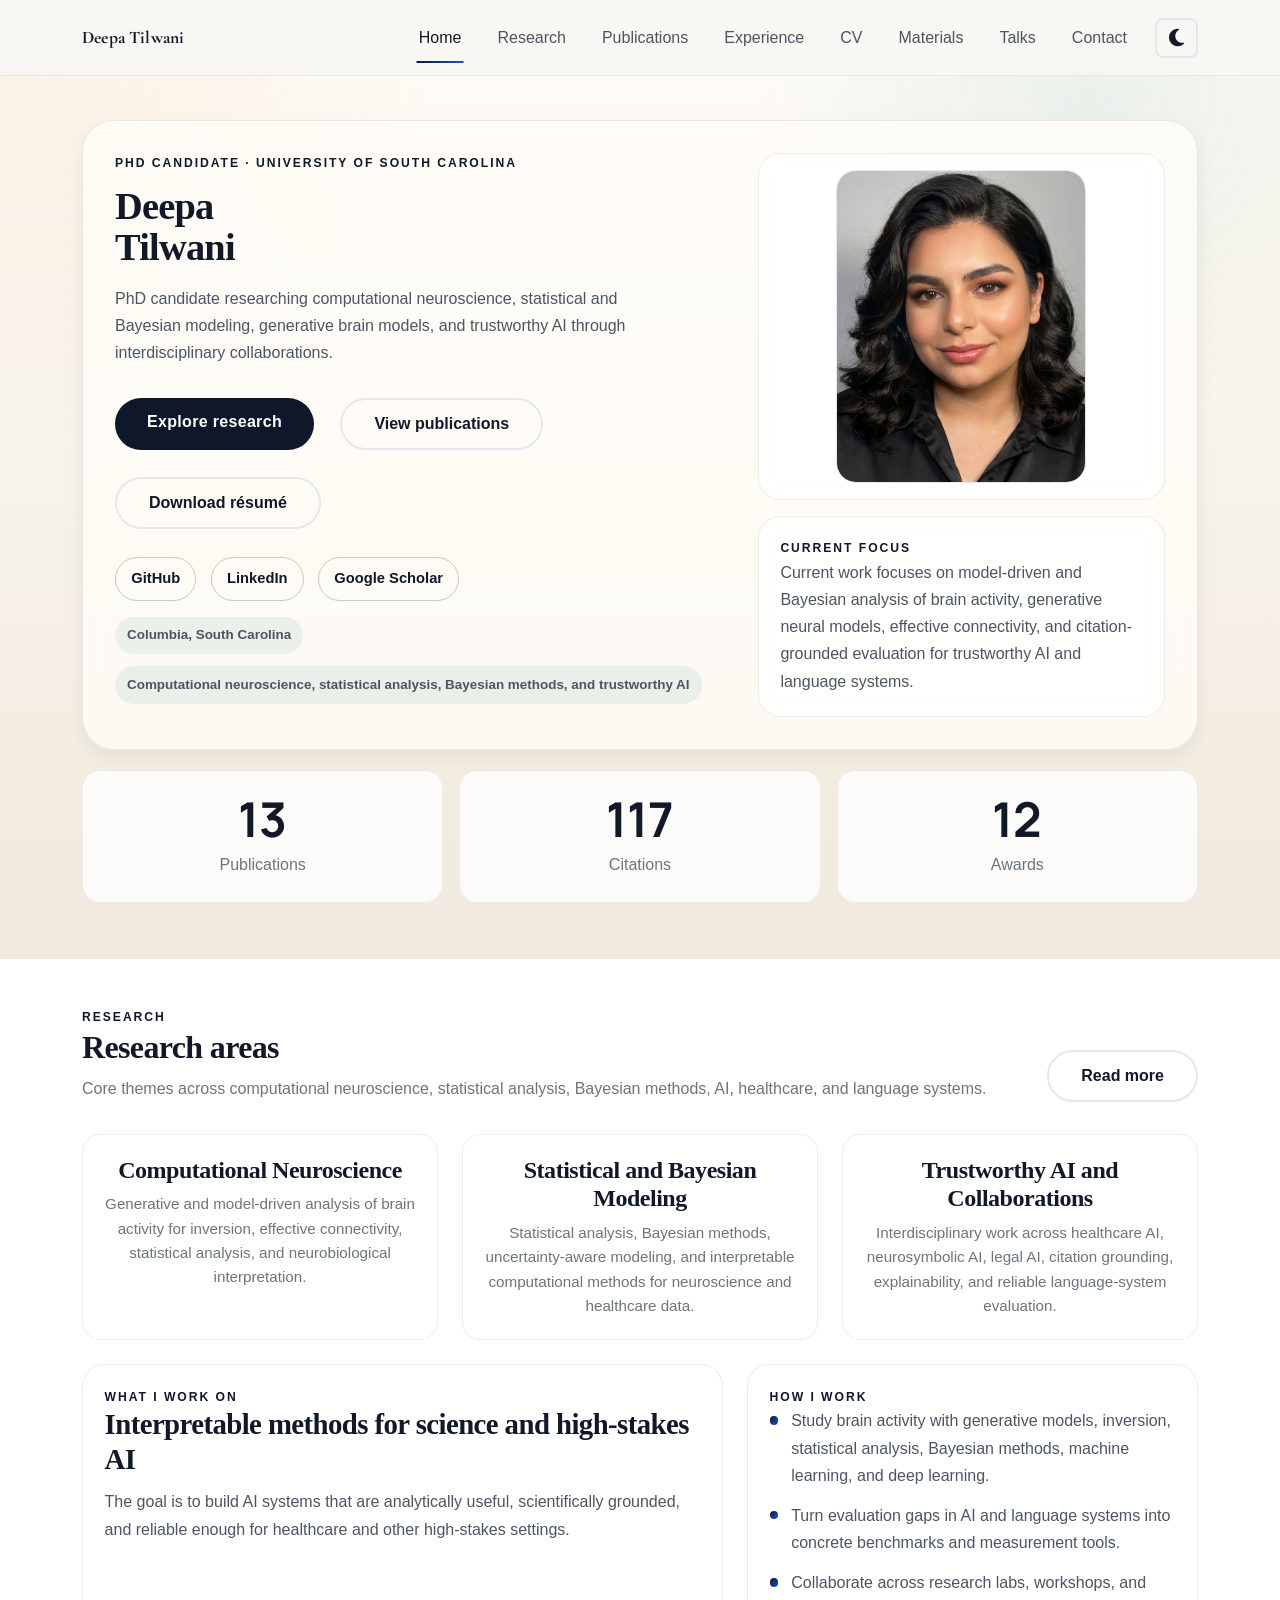
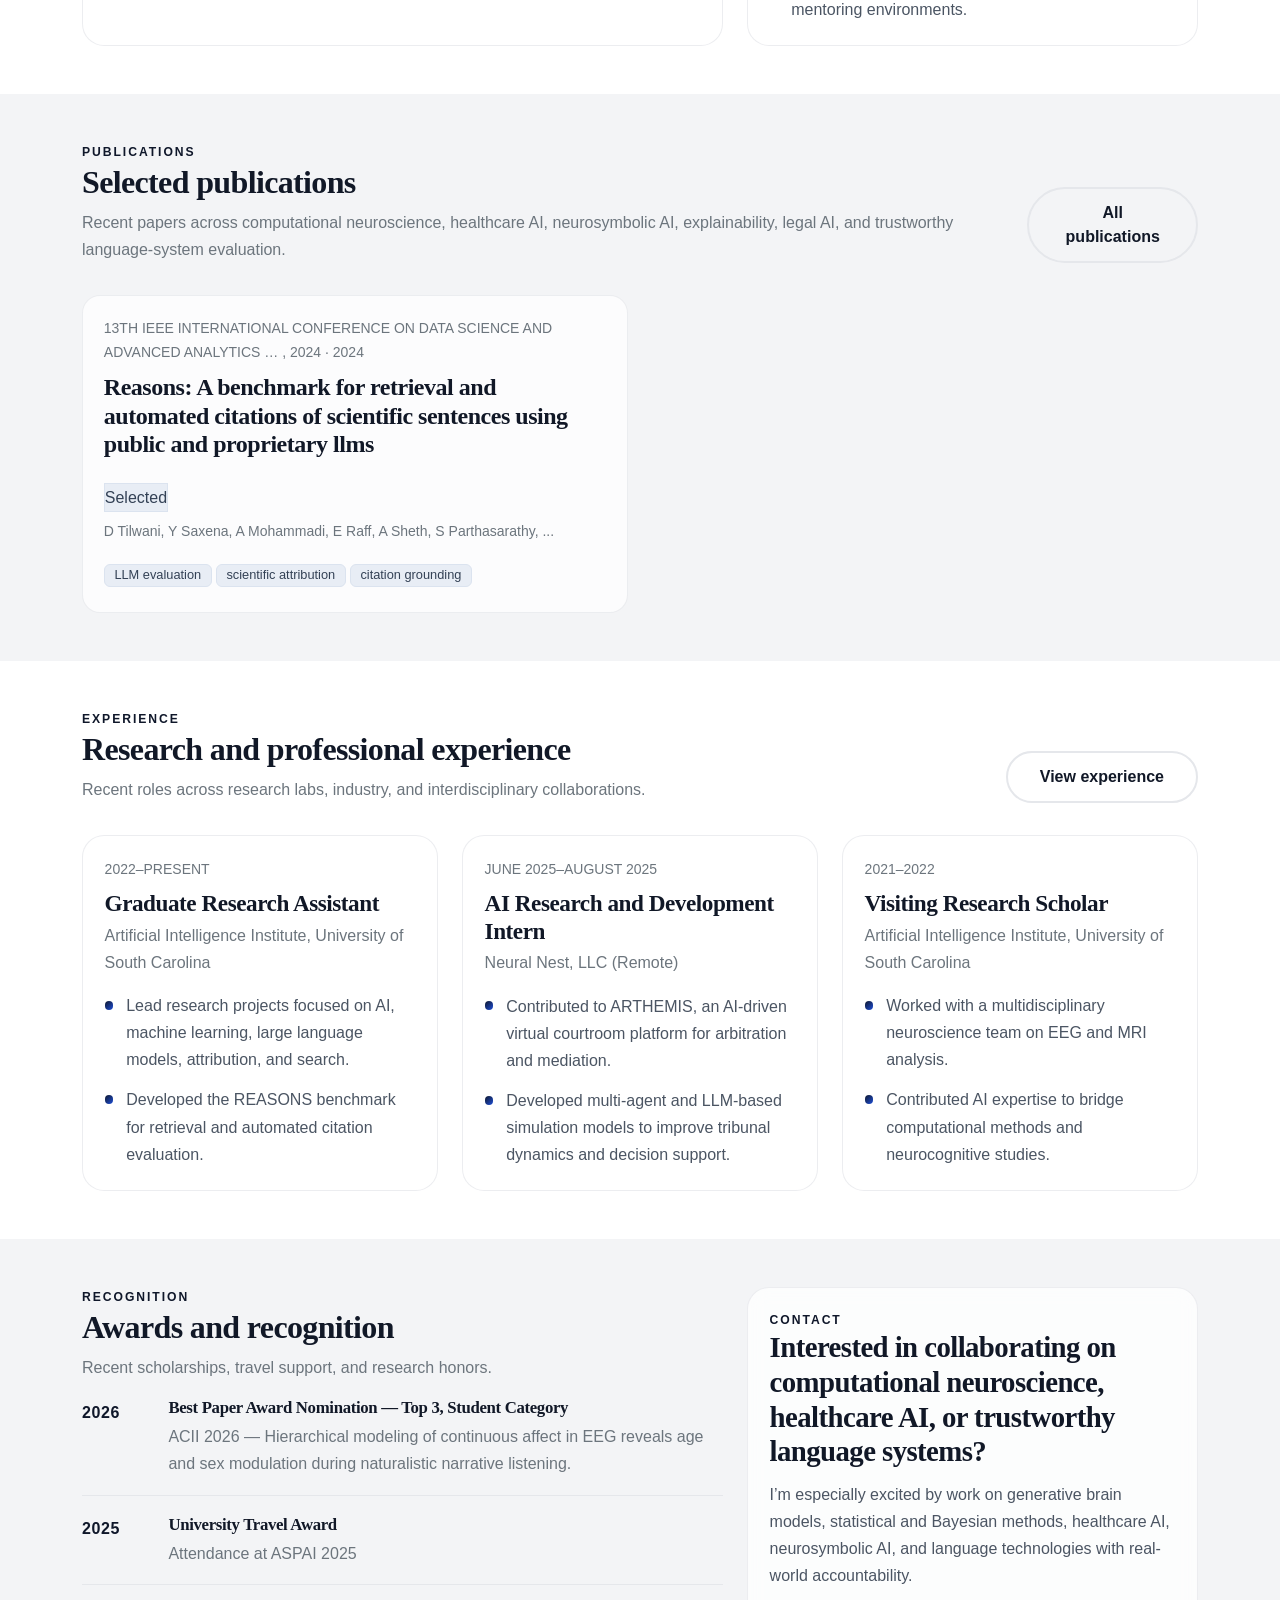
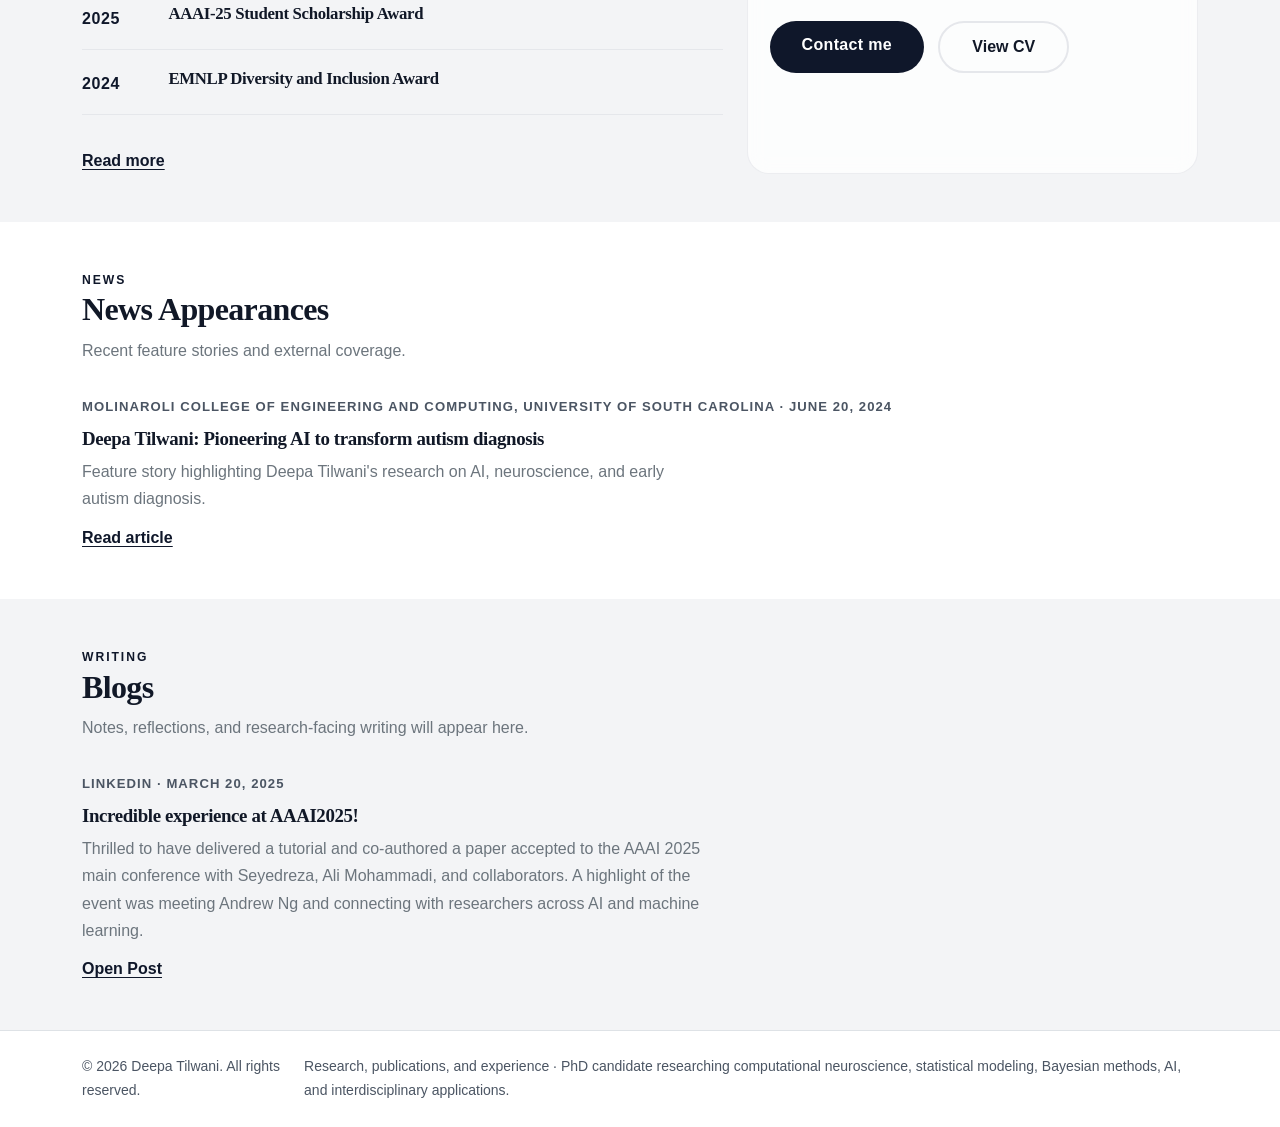
<file: index.html>
<!DOCTYPE html>
<html lang="en">
<head>
<title>Deepa Tilwani | Research Portfolio</title>
<meta charset="UTF-8" />
<meta name="viewport" content="width=device-width, initial-scale=1.0" />
<link rel="preconnect" href="https://fonts.googleapis.com">
<link rel="preconnect" href="https://fonts.gstatic.com" crossorigin>
<link href="https://fonts.googleapis.com/css2?family=Cormorant+Garamond:wght@600;700&family=Manrope:wght@400;500;600;700;800&display=swap" rel="stylesheet">
<link href="https://cdn.jsdelivr.net/npm/bootstrap@5.3.2/dist/css/bootstrap.min.css" rel="stylesheet" />
<link rel="stylesheet" href="https://cdnjs.cloudflare.com/ajax/libs/font-awesome/6.5.0/css/all.min.css" />
<link rel="stylesheet" href="css/style.css?v=20260416" />
<link rel="stylesheet" href="css/research.css?v=20260416" />
<script src="assets/site-data.js?v=20260416"></script>
</head>
<body data-page="index">

<nav class="navbar navbar-expand-lg fixed-top">
  <div class="container">
    <a class="navbar-brand fw-bold" href="index.html" data-site-name>Deepa Tilwani</a>
    <button class="navbar-toggler" type="button" data-bs-toggle="collapse" data-bs-target="#navbarNav" aria-controls="navbarNav" aria-expanded="false" aria-label="Toggle navigation">
      <span class="navbar-toggler-icon"></span>
    </button>
    <div class="collapse navbar-collapse" id="navbarNav">
      <ul class="navbar-nav ms-auto align-items-lg-center gap-lg-1">
        <li class="nav-item"><a class="nav-link active" href="index.html">Home</a></li>
        <li class="nav-item"><a class="nav-link " href="research.html">Research</a></li>
        <li class="nav-item"><a class="nav-link " href="publications.html">Publications</a></li>
        <li class="nav-item"><a class="nav-link " href="experience.html">Experience</a></li>
        <li class="nav-item"><a class="nav-link " href="cv.html">CV</a></li>
        <li class="nav-item"><a class="nav-link " href="materials.html">Materials</a></li>
        <li class="nav-item"><a class="nav-link " href="talks.html">Talks</a></li>
        <li class="nav-item"><a class="nav-link " href="contact.html">Contact</a></li>
        <li class="nav-item d-flex align-items-center ms-lg-2"><button id="darkModeToggle" class="btn btn-outline-accent btn-sm" type="button" aria-label="Toggle dark mode"><i class="fas fa-moon"></i></button></li>
      </ul>
    </div>
  </div>
</nav>

<section class="home-hero">
  <div class="container">
    <div class="home-hero-card">
      <div class="home-hero-copy">
        <div class="eyebrow">PhD Candidate · University of South Carolina</div>
        <h1 class="home-title">Deepa Tilwani</h1>
        <p class="home-summary">PhD candidate researching computational neuroscience, statistical and Bayesian modeling, generative brain models, and trustworthy AI through interdisciplinary collaborations.</p>
        <div class="hero-links">
          <a class="btn btn-accent" href="research.html">Explore research</a>
          <a class="btn btn-outline-accent" href="publications.html">View publications</a>
          <a class="btn btn-outline-accent" href="https://github.com/Deepa-Tilwani/CV/raw/main/Resume_Deepa.pdf" data-resume-link target="_blank" rel="noopener">Download résumé</a>
        </div>
        <div class="hero-profile-links">
          <a class="hero-profile-link" data-github-link target="_blank" rel="noopener">GitHub</a>
          <a class="hero-profile-link" data-linkedin-link target="_blank" rel="noopener">LinkedIn</a>
          <a class="hero-profile-link" data-scholar-link target="_blank" rel="noopener">Google Scholar</a>
        </div>
        <div class="home-meta">
          <span>Columbia, South Carolina</span>
          <span>Computational neuroscience, statistical analysis, Bayesian methods, and trustworthy AI</span>
        </div>
      </div>
      <div class="home-hero-side">
        <div class="home-photo-frame">
          <img src="images/profile.png" alt="Deepa Tilwani" class="home-photo" data-profile-image>
        </div>
        <div class="home-focus-card">
          <div class="eyebrow">Current focus</div>
          <p class="mb-0">Current work focuses on model-driven and Bayesian analysis of brain activity, generative neural models, effective connectivity, and citation-grounded evaluation for trustworthy AI and language systems.</p>
        </div>
      </div>
    </div>
    <div class="home-stats-grid">
      <article class="home-stat-card">
        <div class="counter" data-target="10" data-stat="publications">0</div>
        <p class="mb-0 text-secondary">Publications</p>
      </article>
      <article class="home-stat-card">
        <div class="counter" data-stat="citations">--</div>
        <p class="mb-0 text-secondary">Citations</p>
      </article>
      <article class="home-stat-card">
        <div class="counter" data-target="11" data-stat="awards">0</div>
        <p class="mb-0 text-secondary">Awards</p>
      </article>
    </div>
  </div>
</section>

<section class="py-5">
  <div class="container">
    <div class="home-section-heading">
      <div>
        <div class="eyebrow">Research</div>
        <h2 class="section-title mb-2">Research areas</h2>
        <p class="text-secondary mb-0">Core themes across computational neuroscience, statistical analysis, Bayesian methods, AI, healthcare, and language systems.</p>
      </div>
      <a class="btn btn-outline-accent" href="research.html">Read more</a>
    </div>
    <div id="research-areas" class="row g-4 mb-4"></div>
    <div class="row g-4">
      <div class="col-lg-7">
        <article class="spotlight-card h-100">
          <div class="eyebrow">What I work on</div>
          <h3>Interpretable methods for science and high-stakes AI</h3>
          <p class="mb-0">The goal is to build AI systems that are analytically useful, scientifically grounded, and reliable enough for healthcare and other high-stakes settings.</p>
        </article>
      </div>
      <div class="col-lg-5">
        <article class="spotlight-card spotlight-card-compact h-100">
          <div class="eyebrow">How I work</div>
          <ul class="signal-list mb-0">
            <li>Study brain activity with generative models, inversion, statistical analysis, Bayesian methods, machine learning, and deep learning.</li>
            <li>Turn evaluation gaps in AI and language systems into concrete benchmarks and measurement tools.</li>
            <li>Collaborate across research labs, workshops, and mentoring environments.</li>
          </ul>
        </article>
      </div>
    </div>
  </div>
</section>

<section class="py-5 bg-alternate">
  <div class="container">
    <div class="home-section-heading">
      <div>
        <div class="eyebrow">Publications</div>
        <h2 class="section-title mb-2">Selected publications</h2>
        <p class="text-secondary mb-0">Recent papers across computational neuroscience, healthcare AI, neurosymbolic AI, explainability, legal AI, and trustworthy language-system evaluation.</p>
      </div>
      <a class="btn btn-outline-accent" href="publications.html">All publications</a>
    </div>
    <div id="featured-publications" class="row g-4"></div>
  </div>
</section>

<section class="py-5">
  <div class="container">
    <div class="home-section-heading">
      <div>
        <div class="eyebrow">Experience</div>
        <h2 class="section-title mb-2">Research and professional experience</h2>
        <p class="text-secondary mb-0">Recent roles across research labs, industry, and interdisciplinary collaborations.</p>
      </div>
      <a class="btn btn-outline-accent" href="experience.html">View experience</a>
    </div>
    <div id="home-experience" class="row g-4"></div>
  </div>
</section>

<section class="py-5 bg-alternate">
  <div class="container">
    <div class="row g-4">
      <div class="col-lg-7">
        <div class="home-section-heading align-items-start mb-3">
          <div>
            <div class="eyebrow">Recognition</div>
            <h2 class="section-title mb-2">Awards and recognition</h2>
            <p class="text-secondary mb-0">Recent scholarships, travel support, and research honors.</p>
          </div>
        </div>
        <div id="home-awards" class="award-stack"></div>
      </div>
      <div class="col-lg-5">
        <article class="cta-card h-100">
          <div class="eyebrow">Contact</div>
          <h3>Interested in collaborating on computational neuroscience, healthcare AI, or trustworthy language systems?</h3>
          <p>I’m especially excited by work on generative brain models, statistical and Bayesian methods, healthcare AI, neurosymbolic AI, and language technologies with real-world accountability.</p>
          <div class="cta-links">
            <a class="btn btn-accent" href="contact.html">Contact me</a>
            <a class="btn btn-outline-accent" href="cv.html">View CV</a>
          </div>
        </article>
      </div>
    </div>
  </div>
</section>

<section class="py-5">
  <div class="container">
    <div class="home-section-heading">
      <div>
        <div class="eyebrow">News</div>
        <h2 class="section-title mb-2">News Appearances</h2>
        <p class="text-secondary mb-0">Recent feature stories and external coverage.</p>
      </div>
    </div>
    <div id="home-news" class="news-stack"></div>
  </div>
</section>

<section class="py-5 bg-alternate">
  <div class="container">
    <div class="home-section-heading">
      <div>
        <div class="eyebrow">Writing</div>
        <h2 class="section-title mb-2">Blogs</h2>
        <p class="text-secondary mb-0">Notes, reflections, and research-facing writing will appear here.</p>
      </div>
    </div>
    <div id="home-blogs" class="blog-stack"></div>
  </div>
</section>


<div id="scrollTopBtn" aria-label="Scroll to top"><i class="fas fa-chevron-up"></i></div>
<footer class="py-4 border-top">
  <div class="container d-flex flex-column flex-md-row justify-content-between align-items-center gap-2">
    <small>&copy; <span id="year"></span> <span data-site-name>Deepa Tilwani</span>. All rights reserved.</small>
    <small class="footer-note">Research, publications, and experience · <span data-site-tagline>PhD candidate researching computational neuroscience, statistical modeling, Bayesian methods, AI, and interdisciplinary applications.</span></small>
  </div>
</footer>
<script src="https://cdn.jsdelivr.net/npm/bootstrap@5.3.2/dist/js/bootstrap.bundle.min.js"></script>
<script src="js/main.js?v=20260416"></script>

</body>
</html>
</file>
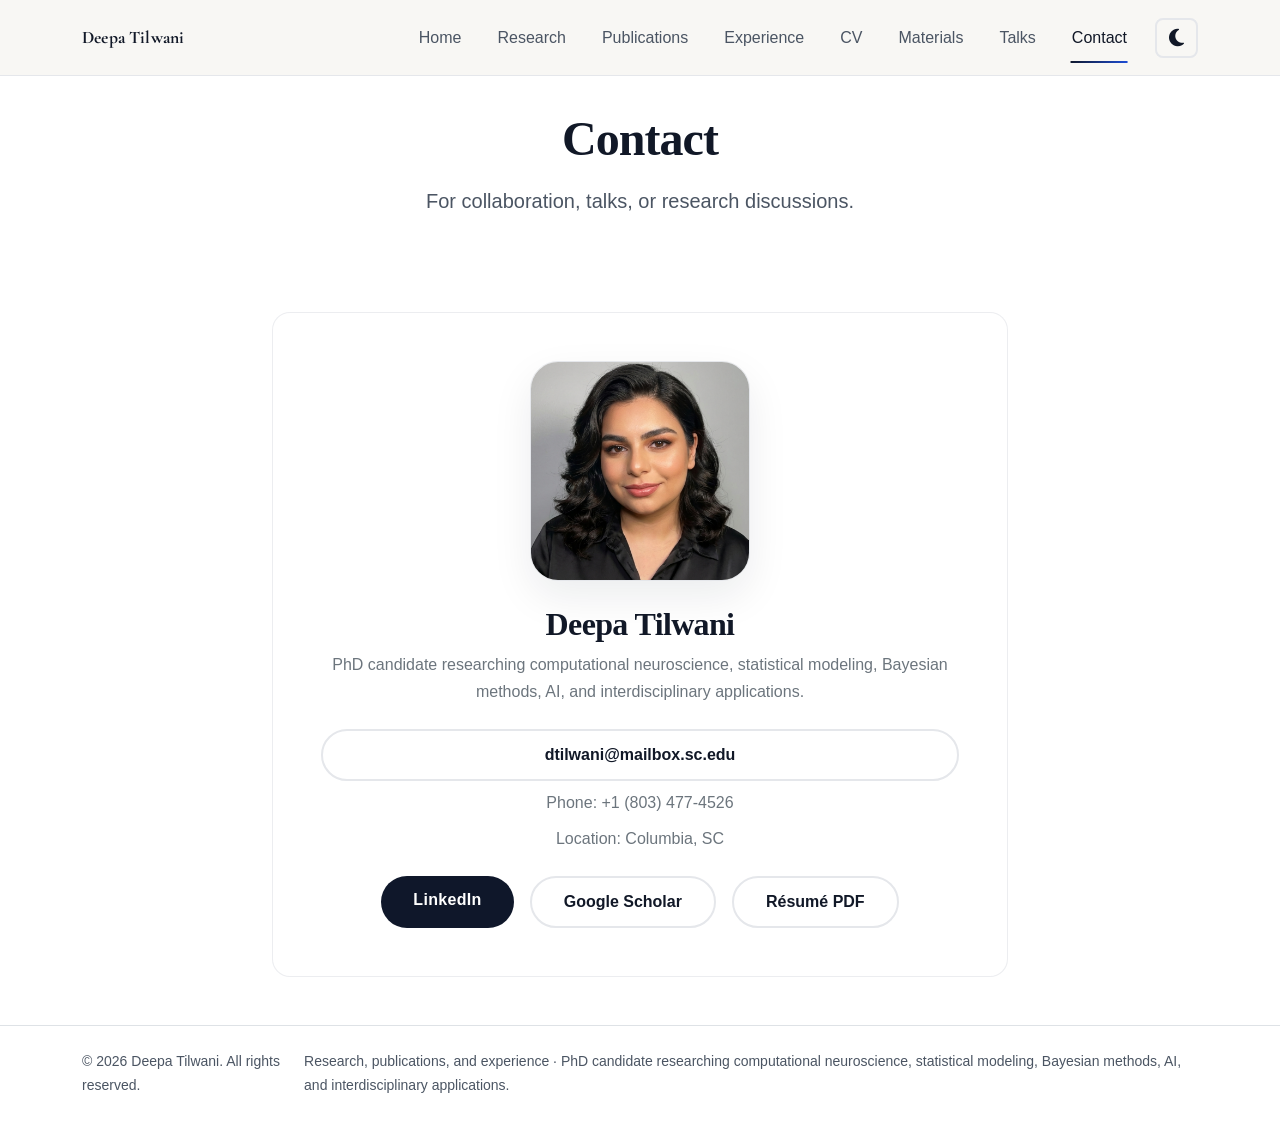
<file: contact.html>
<!DOCTYPE html>
<html lang="en">
<head>
<title>Contact | Deepa Tilwani</title>
<meta charset="UTF-8" />
<meta name="viewport" content="width=device-width, initial-scale=1.0" />
<link rel="preconnect" href="https://fonts.googleapis.com">
<link rel="preconnect" href="https://fonts.gstatic.com" crossorigin>
<link href="https://fonts.googleapis.com/css2?family=Cormorant+Garamond:wght@600;700&family=Manrope:wght@400;500;600;700;800&display=swap" rel="stylesheet">
<link href="https://cdn.jsdelivr.net/npm/bootstrap@5.3.2/dist/css/bootstrap.min.css" rel="stylesheet" />
<link rel="stylesheet" href="https://cdnjs.cloudflare.com/ajax/libs/font-awesome/6.5.0/css/all.min.css" />
<link rel="stylesheet" href="css/style.css?v=20260414" />
<link rel="stylesheet" href="css/research.css?v=20260414" />
<script src="assets/site-data.js?v=20260414"></script>
</head>
<body data-page="contact">

<nav class="navbar navbar-expand-lg fixed-top">
  <div class="container">
    <a class="navbar-brand fw-bold" href="index.html" data-site-name>Deepa Tilwani</a>
    <button class="navbar-toggler" type="button" data-bs-toggle="collapse" data-bs-target="#navbarNav" aria-controls="navbarNav" aria-expanded="false" aria-label="Toggle navigation">
      <span class="navbar-toggler-icon"></span>
    </button>
    <div class="collapse navbar-collapse" id="navbarNav">
      <ul class="navbar-nav ms-auto align-items-lg-center gap-lg-1">
        <li class="nav-item"><a class="nav-link " href="index.html">Home</a></li>
        <li class="nav-item"><a class="nav-link " href="research.html">Research</a></li>
        <li class="nav-item"><a class="nav-link " href="publications.html">Publications</a></li>
        <li class="nav-item"><a class="nav-link " href="experience.html">Experience</a></li>
        <li class="nav-item"><a class="nav-link " href="cv.html">CV</a></li>
        <li class="nav-item"><a class="nav-link " href="materials.html">Materials</a></li>
        <li class="nav-item"><a class="nav-link " href="talks.html">Talks</a></li>
        <li class="nav-item"><a class="nav-link active" href="contact.html">Contact</a></li>
        <li class="nav-item d-flex align-items-center ms-lg-2"><button id="darkModeToggle" class="btn btn-outline-accent btn-sm" type="button" aria-label="Toggle dark mode"><i class="fas fa-moon"></i></button></li>
      </ul>
    </div>
  </div>
</nav>

<section class="page-header">
  <div class="container text-center">
    <h1 class="display-5 fw-bold mb-3">Contact</h1>
    <p class="lead">For collaboration, talks, or research discussions.</p>
  </div>
</section>

<section class="py-5">
  <div class="container">
    <div class="row justify-content-center">
      <div class="col-lg-8">
        <div class="card-lite p-4 p-md-5 text-center">
          <img src="images/profile.png" alt="Deepa Tilwani" class="hero-photo mb-4 mx-auto" style="max-width:220px;" data-profile-image>
          <h2 class="section-title mb-2">Deepa Tilwani</h2>
          <p class="text-secondary mb-4" data-site-tagline>PhD candidate researching computational neuroscience, statistical modeling, Bayesian methods, AI, and interdisciplinary applications.</p>
          <div class="d-flex flex-column gap-2 mb-4">
            <a id="contact-email" class="btn btn-outline-accent" data-email-link></a>
            <span class="text-secondary">Phone: <span id="contact-phone"></span></span>
            <span class="text-secondary">Location: <span id="contact-location"></span></span>
          </div>
          <div class="d-flex justify-content-center gap-3 flex-wrap">
            <a class="btn btn-accent" data-linkedin-link target="_blank" rel="noopener">LinkedIn</a>
            <a class="btn btn-outline-accent" data-scholar-link target="_blank" rel="noopener">Google Scholar</a>
            <a class="btn btn-outline-accent" href="https://github.com/Deepa-Tilwani/CV/raw/main/Resume_Deepa.pdf" data-resume-link target="_blank" rel="noopener">Résumé PDF</a>
          </div>
        </div>
      </div>
    </div>
  </div>
</section>


<div id="scrollTopBtn" aria-label="Scroll to top"><i class="fas fa-chevron-up"></i></div>
<footer class="py-4 border-top">
  <div class="container d-flex flex-column flex-md-row justify-content-between align-items-center gap-2">
    <small>&copy; <span id="year"></span> <span data-site-name>Deepa Tilwani</span>. All rights reserved.</small>
    <small class="footer-note">Research, publications, and experience · <span data-site-tagline>PhD candidate researching computational neuroscience, statistical modeling, Bayesian methods, AI, and interdisciplinary applications.</span></small>
  </div>
</footer>
<script src="https://cdn.jsdelivr.net/npm/bootstrap@5.3.2/dist/js/bootstrap.bundle.min.js"></script>
<script src="js/main.js?v=20260414"></script>

</body>
</html>
</file>
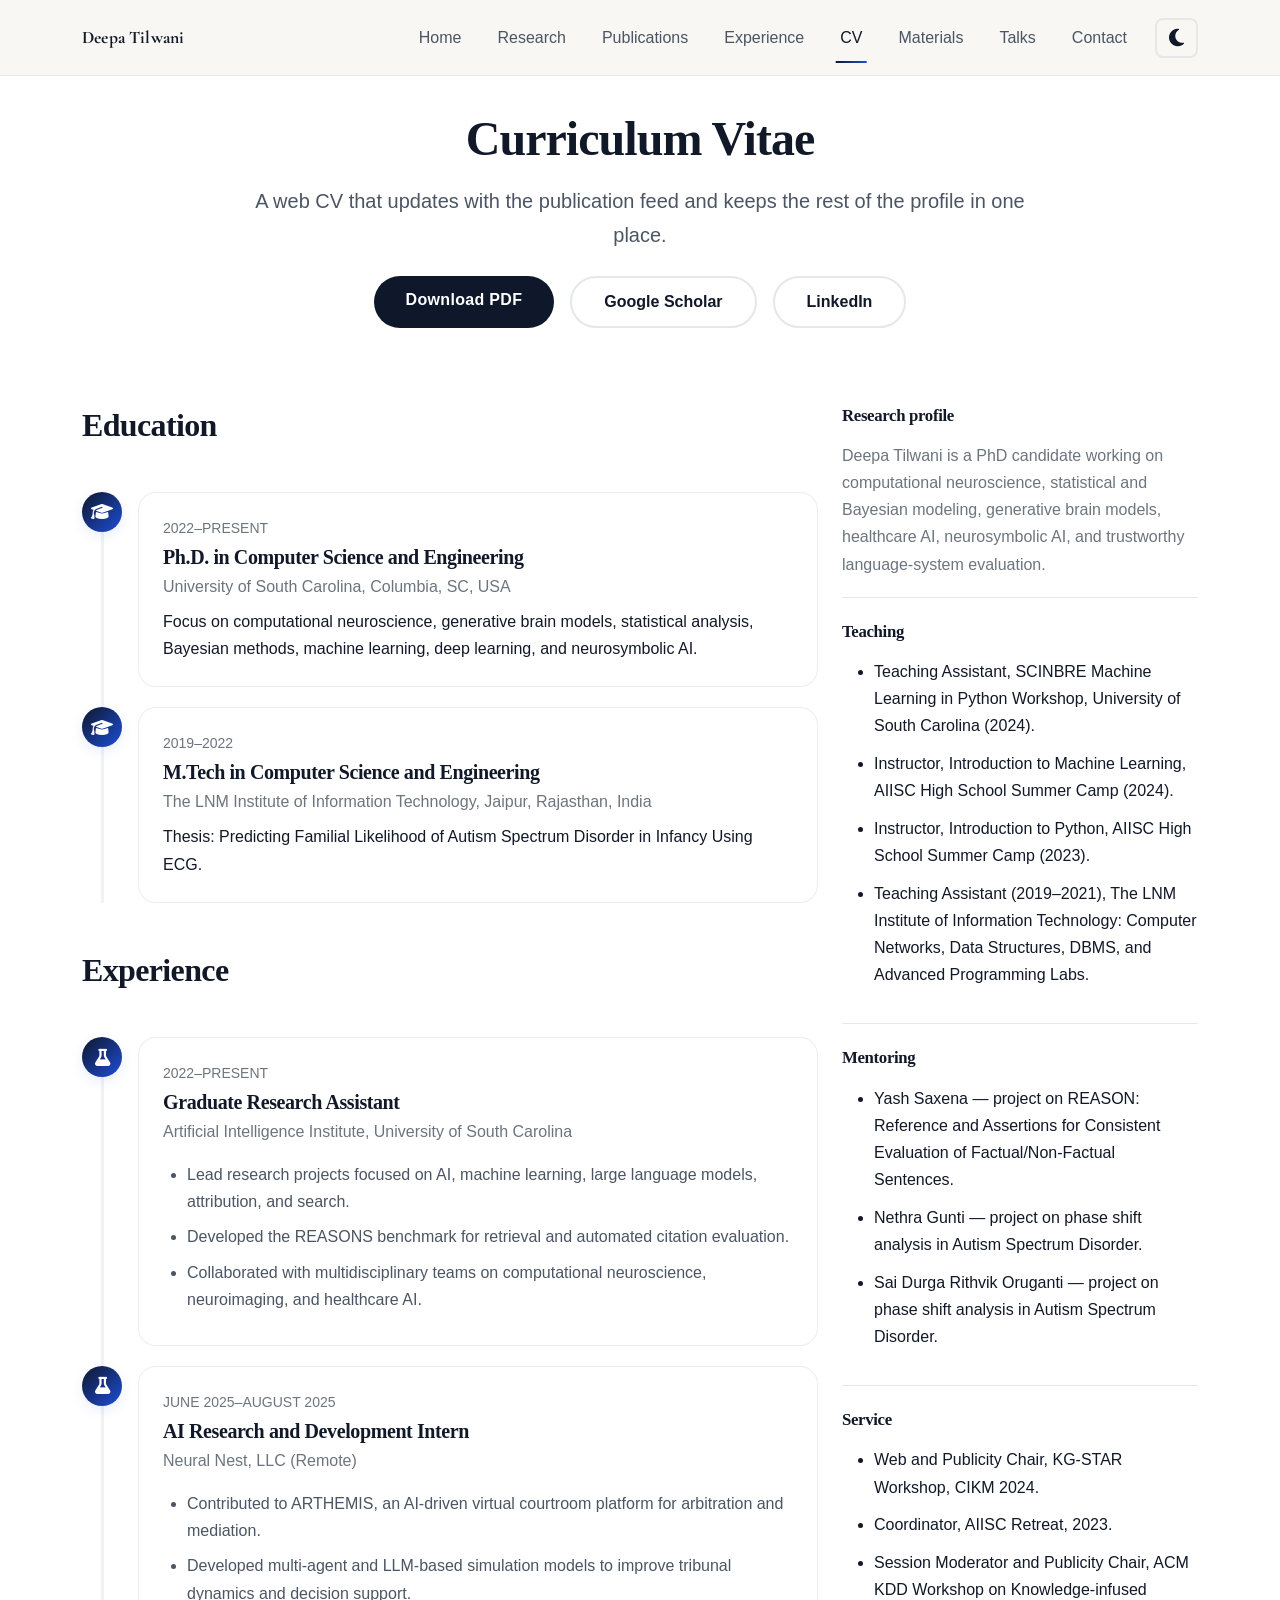
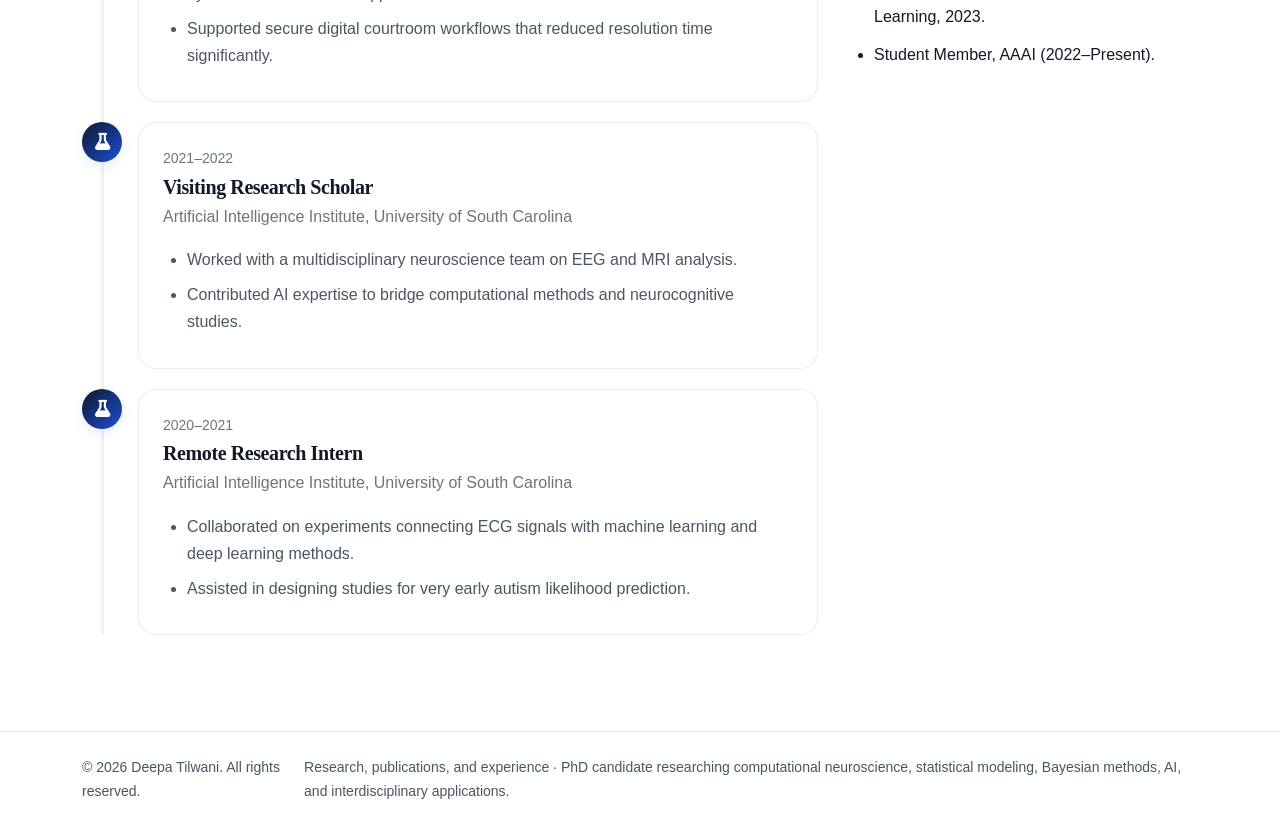
<file: cv.html>
<!DOCTYPE html>
<html lang="en">
<head>
<title>CV | Deepa Tilwani</title>
<meta charset="UTF-8" />
<meta name="viewport" content="width=device-width, initial-scale=1.0" />
<link rel="preconnect" href="https://fonts.googleapis.com">
<link rel="preconnect" href="https://fonts.gstatic.com" crossorigin>
<link href="https://fonts.googleapis.com/css2?family=Cormorant+Garamond:wght@600;700&family=Manrope:wght@400;500;600;700;800&display=swap" rel="stylesheet">
<link href="https://cdn.jsdelivr.net/npm/bootstrap@5.3.2/dist/css/bootstrap.min.css" rel="stylesheet" />
<link rel="stylesheet" href="https://cdnjs.cloudflare.com/ajax/libs/font-awesome/6.5.0/css/all.min.css" />
<link rel="stylesheet" href="css/style.css?v=20260411" />
<link rel="stylesheet" href="css/research.css?v=20260411" />
<script src="assets/site-data.js?v=20260411"></script>
</head>
<body data-page="cv">

<nav class="navbar navbar-expand-lg fixed-top">
  <div class="container">
    <a class="navbar-brand fw-bold" href="index.html" data-site-name>Deepa Tilwani</a>
    <button class="navbar-toggler" type="button" data-bs-toggle="collapse" data-bs-target="#navbarNav" aria-controls="navbarNav" aria-expanded="false" aria-label="Toggle navigation">
      <span class="navbar-toggler-icon"></span>
    </button>
    <div class="collapse navbar-collapse" id="navbarNav">
      <ul class="navbar-nav ms-auto align-items-lg-center gap-lg-1">
        <li class="nav-item"><a class="nav-link " href="index.html">Home</a></li>
        <li class="nav-item"><a class="nav-link " href="research.html">Research</a></li>
        <li class="nav-item"><a class="nav-link " href="publications.html">Publications</a></li>
        <li class="nav-item"><a class="nav-link " href="experience.html">Experience</a></li>
        <li class="nav-item"><a class="nav-link active" href="cv.html">CV</a></li>
        <li class="nav-item"><a class="nav-link " href="materials.html">Materials</a></li>
        <li class="nav-item"><a class="nav-link " href="talks.html">Talks</a></li>
        <li class="nav-item"><a class="nav-link " href="contact.html">Contact</a></li>
        <li class="nav-item d-flex align-items-center ms-lg-2"><button id="darkModeToggle" class="btn btn-outline-accent btn-sm" type="button" aria-label="Toggle dark mode"><i class="fas fa-moon"></i></button></li>
      </ul>
    </div>
  </div>
</nav>

<section class="page-header">
  <div class="container text-center">
    <h1 class="display-5 fw-bold mb-3">Curriculum Vitae</h1>
    <p class="lead">A web CV that updates with the publication feed and keeps the rest of the profile in one place.</p>
    <div class="d-flex justify-content-center gap-3 flex-wrap mt-4">
      <a class="btn btn-accent" href="https://github.com/Deepa-Tilwani/CV/raw/main/Resume_Deepa.pdf" data-resume-link target="_blank" rel="noopener">Download PDF</a>
      <a class="btn btn-outline-accent" data-scholar-link target="_blank" rel="noopener">Google Scholar</a>
      <a class="btn btn-outline-accent" data-linkedin-link target="_blank" rel="noopener">LinkedIn</a>
    </div>
  </div>
</section>

<section class="py-5">
  <div class="container">
    <div class="row g-4">
      <div class="col-lg-8">
        <h2 class="section-title">Education</h2>
        <div id="cv-education" class="timeline mb-5"></div>

        <h2 class="section-title">Experience</h2>
        <div id="cv-experience" class="timeline mb-5"></div>
      </div>
      <div class="col-lg-4">
        <article class="section-panel mb-4">
          <h5 class="mb-3">Research profile</h5>
          <p class="text-secondary mb-0">Deepa Tilwani is a PhD candidate working on computational neuroscience, statistical and Bayesian modeling, generative brain models, healthcare AI, neurosymbolic AI, and trustworthy language-system evaluation.</p>
        </article>
        <article class="section-panel mb-4">
          <h5 class="mb-3">Teaching</h5>
          <div id="cv-teaching"></div>
        </article>
        <article class="section-panel mb-4">
          <h5 class="mb-3">Mentoring</h5>
          <div id="cv-mentoring"></div>
        </article>
        <article class="section-panel">
          <h5 class="mb-3">Service</h5>
          <div id="cv-service"></div>
        </article>
      </div>
    </div>
  </div>
</section>


<div id="scrollTopBtn" aria-label="Scroll to top"><i class="fas fa-chevron-up"></i></div>
<footer class="py-4 border-top">
  <div class="container d-flex flex-column flex-md-row justify-content-between align-items-center gap-2">
    <small>&copy; <span id="year"></span> <span data-site-name>Deepa Tilwani</span>. All rights reserved.</small>
    <small class="footer-note">Research, publications, and experience · <span data-site-tagline>PhD candidate researching computational neuroscience, statistical modeling, Bayesian methods, AI, and interdisciplinary applications.</span></small>
  </div>
</footer>
<script src="https://cdn.jsdelivr.net/npm/bootstrap@5.3.2/dist/js/bootstrap.bundle.min.js"></script>
<script src="js/main.js?v=20260411"></script>

</body>
</html>
</file>
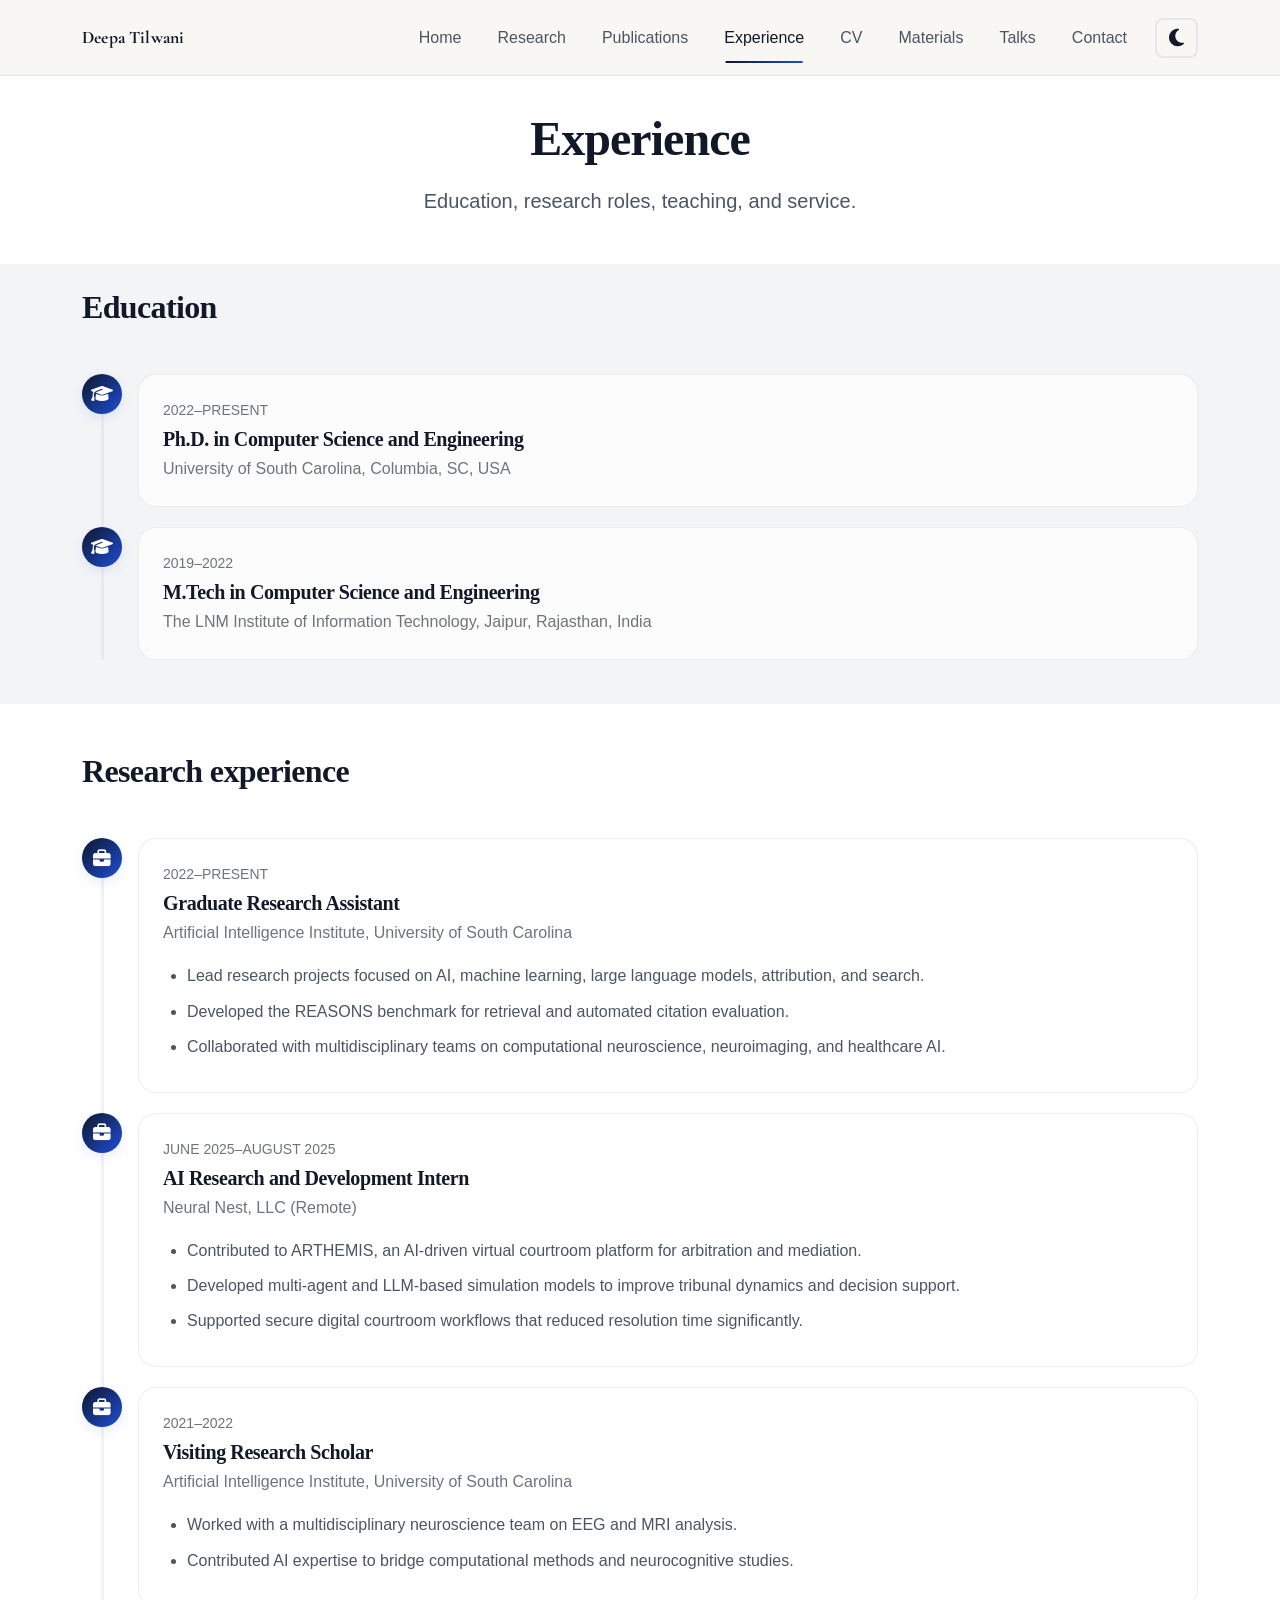
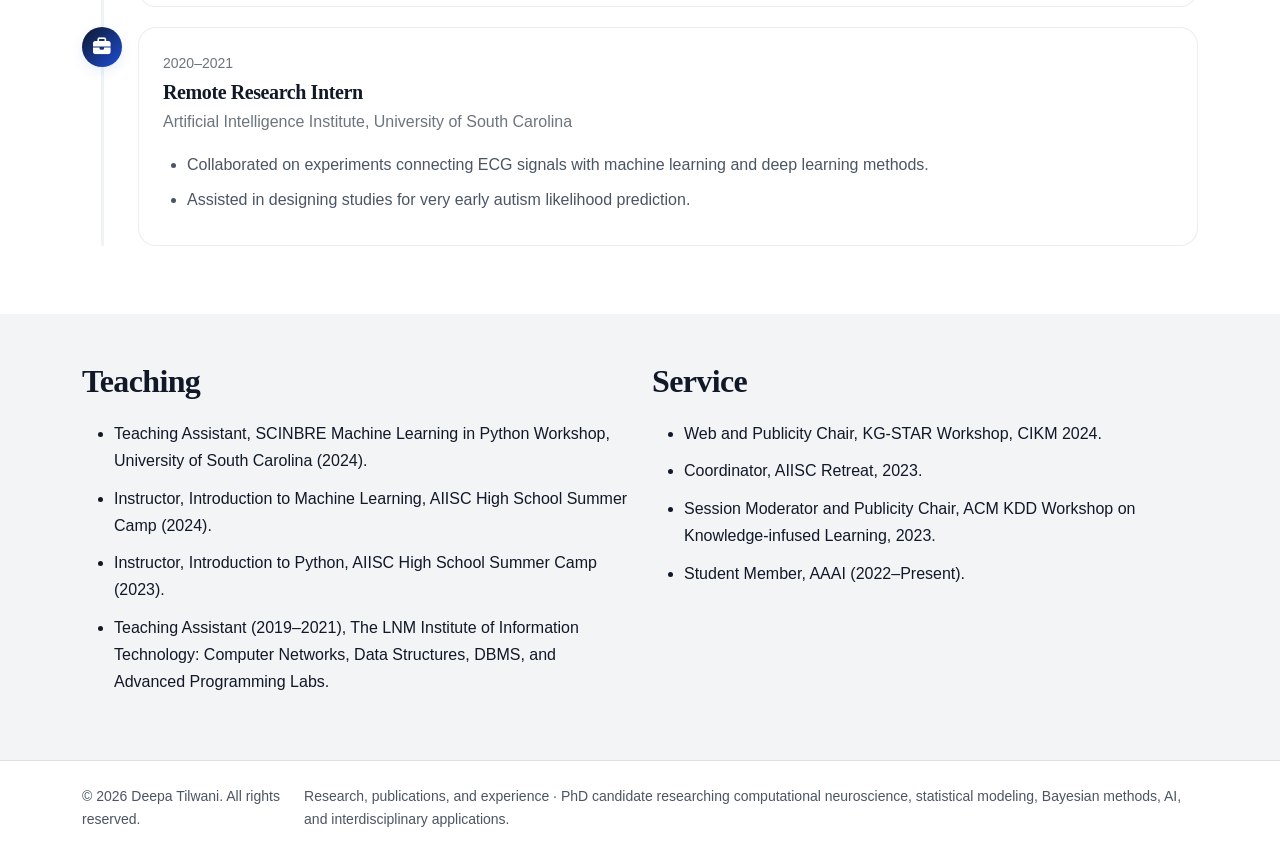
<file: experience.html>
<!DOCTYPE html>
<html lang="en">
<head>
<title>Experience | Deepa Tilwani</title>
<meta charset="UTF-8" />
<meta name="viewport" content="width=device-width, initial-scale=1.0" />
<link rel="preconnect" href="https://fonts.googleapis.com">
<link rel="preconnect" href="https://fonts.gstatic.com" crossorigin>
<link href="https://fonts.googleapis.com/css2?family=Cormorant+Garamond:wght@600;700&family=Manrope:wght@400;500;600;700;800&display=swap" rel="stylesheet">
<link href="https://cdn.jsdelivr.net/npm/bootstrap@5.3.2/dist/css/bootstrap.min.css" rel="stylesheet" />
<link rel="stylesheet" href="https://cdnjs.cloudflare.com/ajax/libs/font-awesome/6.5.0/css/all.min.css" />
<link rel="stylesheet" href="css/style.css?v=20260411" />
<link rel="stylesheet" href="css/research.css?v=20260411" />
<script src="assets/site-data.js?v=20260411"></script>
</head>
<body data-page="experience">

<nav class="navbar navbar-expand-lg fixed-top">
  <div class="container">
    <a class="navbar-brand fw-bold" href="index.html" data-site-name>Deepa Tilwani</a>
    <button class="navbar-toggler" type="button" data-bs-toggle="collapse" data-bs-target="#navbarNav" aria-controls="navbarNav" aria-expanded="false" aria-label="Toggle navigation">
      <span class="navbar-toggler-icon"></span>
    </button>
    <div class="collapse navbar-collapse" id="navbarNav">
      <ul class="navbar-nav ms-auto align-items-lg-center gap-lg-1">
        <li class="nav-item"><a class="nav-link " href="index.html">Home</a></li>
        <li class="nav-item"><a class="nav-link " href="research.html">Research</a></li>
        <li class="nav-item"><a class="nav-link " href="publications.html">Publications</a></li>
        <li class="nav-item"><a class="nav-link active" href="experience.html">Experience</a></li>
        <li class="nav-item"><a class="nav-link " href="cv.html">CV</a></li>
        <li class="nav-item"><a class="nav-link " href="materials.html">Materials</a></li>
        <li class="nav-item"><a class="nav-link " href="talks.html">Talks</a></li>
        <li class="nav-item"><a class="nav-link " href="contact.html">Contact</a></li>
        <li class="nav-item d-flex align-items-center ms-lg-2"><button id="darkModeToggle" class="btn btn-outline-accent btn-sm" type="button" aria-label="Toggle dark mode"><i class="fas fa-moon"></i></button></li>
      </ul>
    </div>
  </div>
</nav>

<section class="page-header">
  <div class="container text-center">
    <h1 class="display-5 fw-bold mb-3">Experience</h1>
    <p class="lead">Education, research roles, teaching, and service.</p>
  </div>
</section>

<section class="py-4 bg-alternate">
  <div class="container">
    <h2 class="section-title">Education</h2>
    <div id="experience-education" class="timeline"></div>
  </div>
</section>

<section class="py-5">
  <div class="container">
    <h2 class="section-title">Research experience</h2>
    <div id="experience-timeline" class="timeline"></div>
  </div>
</section>

<section class="py-5 bg-alternate">
  <div class="container">
    <div class="row g-4">
      <div class="col-lg-6">
        <h2 class="section-title">Teaching</h2>
        <article class="section-panel"><div id="experience-teaching"></div></article>
      </div>
      <div class="col-lg-6">
        <h2 class="section-title">Service</h2>
        <article class="section-panel"><div id="experience-service"></div></article>
      </div>
    </div>
  </div>
</section>


<div id="scrollTopBtn" aria-label="Scroll to top"><i class="fas fa-chevron-up"></i></div>
<footer class="py-4 border-top">
  <div class="container d-flex flex-column flex-md-row justify-content-between align-items-center gap-2">
    <small>&copy; <span id="year"></span> <span data-site-name>Deepa Tilwani</span>. All rights reserved.</small>
    <small class="footer-note">Research, publications, and experience · <span data-site-tagline>PhD candidate researching computational neuroscience, statistical modeling, Bayesian methods, AI, and interdisciplinary applications.</span></small>
  </div>
</footer>
<script src="https://cdn.jsdelivr.net/npm/bootstrap@5.3.2/dist/js/bootstrap.bundle.min.js"></script>
<script src="js/main.js?v=20260411"></script>

</body>
</html>
</file>
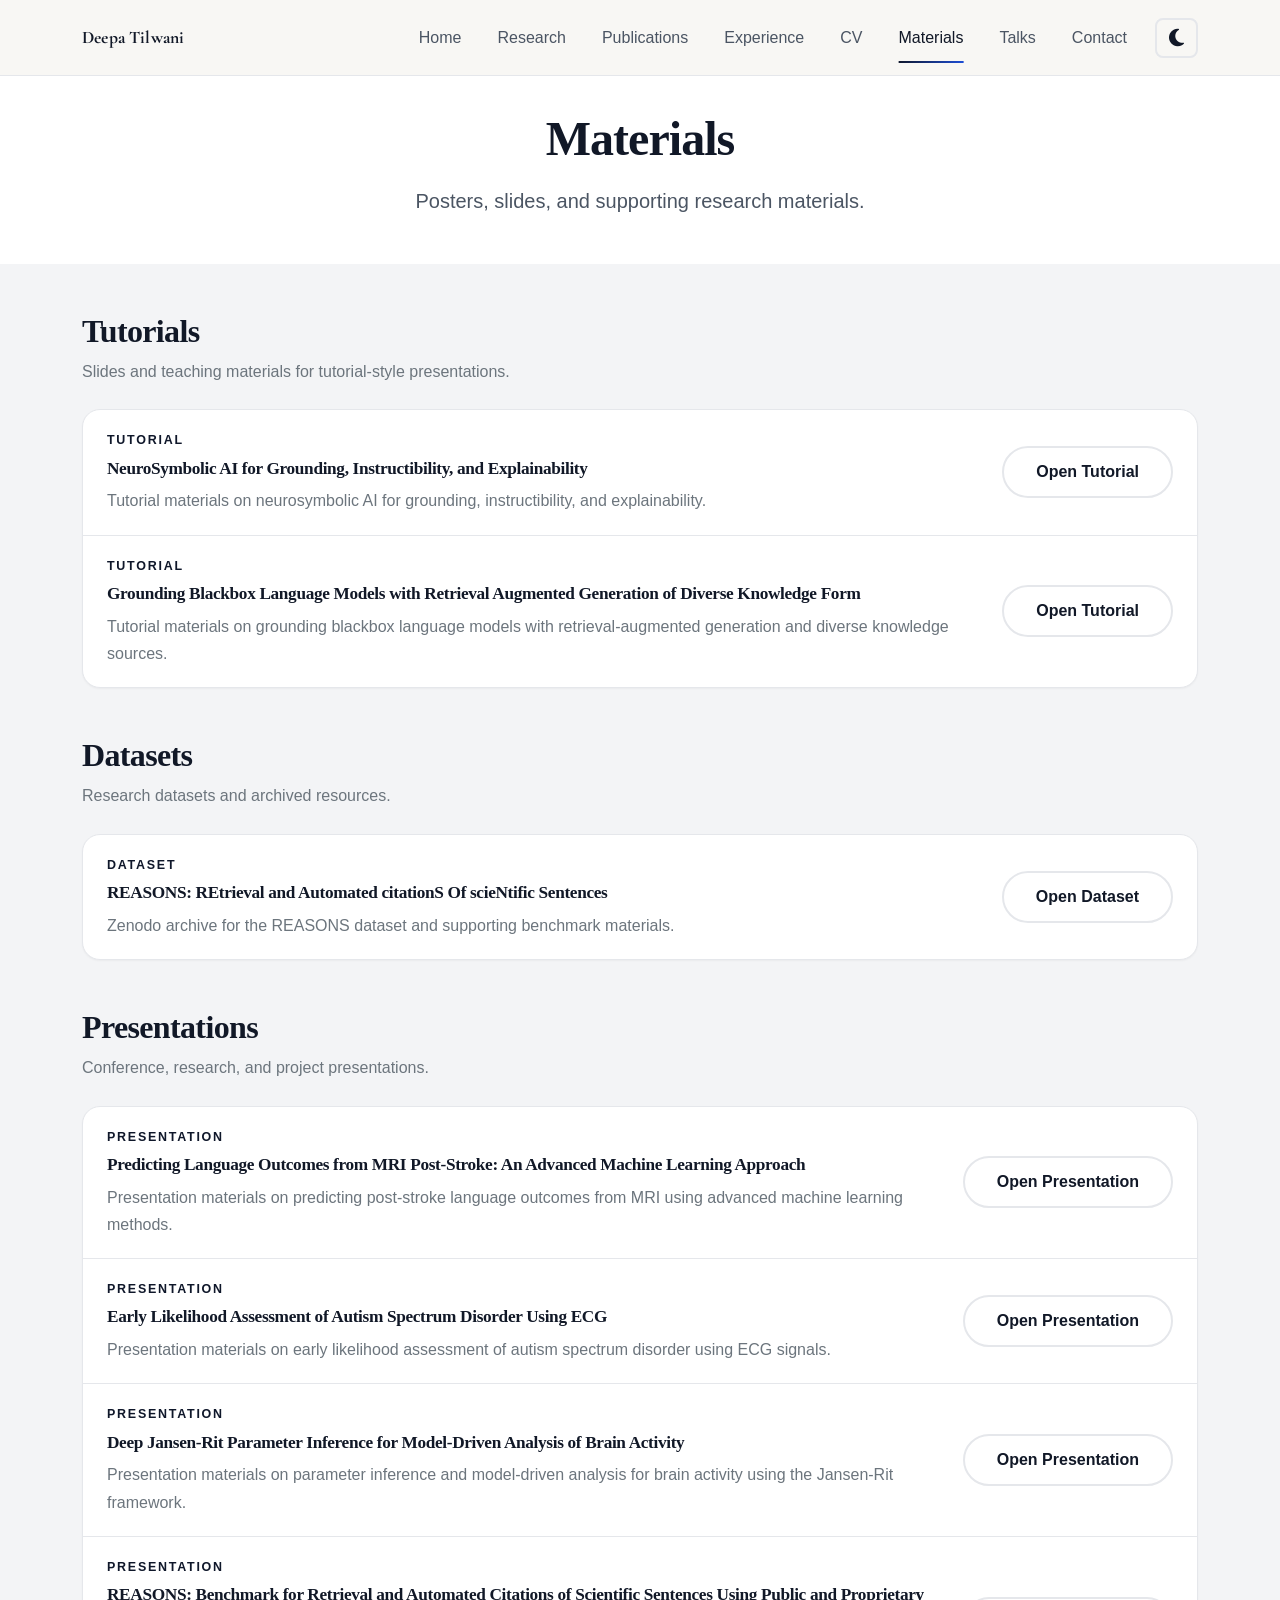
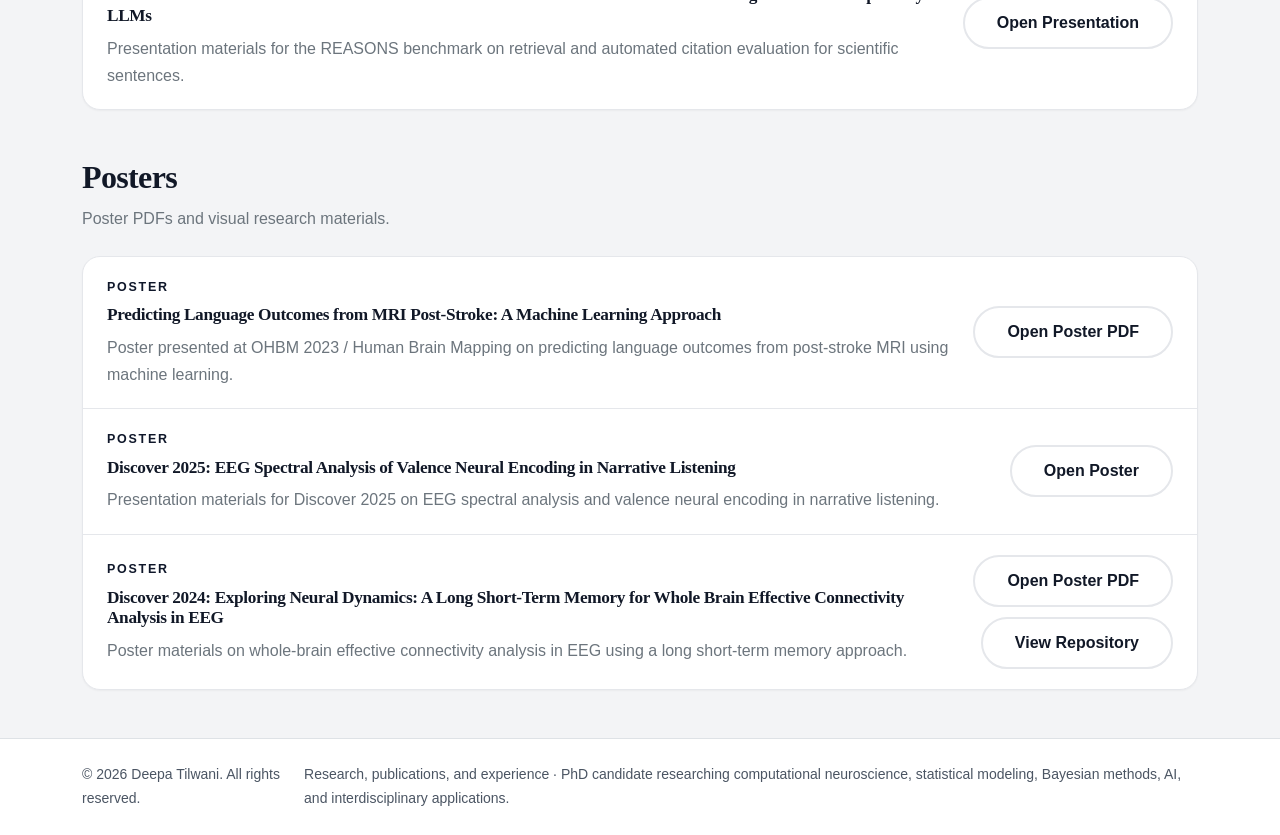
<file: materials.html>
<!DOCTYPE html>
<html lang="en">
<head>
<title>Materials | Deepa Tilwani</title>
<meta charset="UTF-8" />
<meta name="viewport" content="width=device-width, initial-scale=1.0" />
<link rel="preconnect" href="https://fonts.googleapis.com">
<link rel="preconnect" href="https://fonts.gstatic.com" crossorigin>
<link href="https://fonts.googleapis.com/css2?family=Cormorant+Garamond:wght@600;700&family=Manrope:wght@400;500;600;700;800&display=swap" rel="stylesheet">
<link href="https://cdn.jsdelivr.net/npm/bootstrap@5.3.2/dist/css/bootstrap.min.css" rel="stylesheet" />
<link rel="stylesheet" href="https://cdnjs.cloudflare.com/ajax/libs/font-awesome/6.5.0/css/all.min.css" />
<link rel="stylesheet" href="css/style.css?v=20260411" />
<link rel="stylesheet" href="css/research.css?v=20260411" />
<script src="assets/site-data.js?v=20260411"></script>
</head>
<body data-page="materials">

<nav class="navbar navbar-expand-lg fixed-top">
  <div class="container">
    <a class="navbar-brand fw-bold" href="index.html" data-site-name>Deepa Tilwani</a>
    <button class="navbar-toggler" type="button" data-bs-toggle="collapse" data-bs-target="#navbarNav" aria-controls="navbarNav" aria-expanded="false" aria-label="Toggle navigation">
      <span class="navbar-toggler-icon"></span>
    </button>
    <div class="collapse navbar-collapse" id="navbarNav">
      <ul class="navbar-nav ms-auto align-items-lg-center gap-lg-1">
        <li class="nav-item"><a class="nav-link " href="index.html">Home</a></li>
        <li class="nav-item"><a class="nav-link " href="research.html">Research</a></li>
        <li class="nav-item"><a class="nav-link " href="publications.html">Publications</a></li>
        <li class="nav-item"><a class="nav-link " href="experience.html">Experience</a></li>
        <li class="nav-item"><a class="nav-link " href="cv.html">CV</a></li>
        <li class="nav-item"><a class="nav-link active" href="materials.html">Materials</a></li>
        <li class="nav-item"><a class="nav-link " href="talks.html">Talks</a></li>
        <li class="nav-item"><a class="nav-link " href="contact.html">Contact</a></li>
        <li class="nav-item d-flex align-items-center ms-lg-2"><button id="darkModeToggle" class="btn btn-outline-accent btn-sm" type="button" aria-label="Toggle dark mode"><i class="fas fa-moon"></i></button></li>
      </ul>
    </div>
  </div>
</nav>

<section class="page-header">
  <div class="container text-center">
    <h1 class="display-5 fw-bold mb-3">Materials</h1>
    <p class="lead">Posters, slides, and supporting research materials.</p>
  </div>
</section>

<section class="py-5 bg-alternate">
  <div class="container">
    <div class="mb-5">
      <div class="row align-items-center mb-4">
        <div class="col-lg-8">
          <h2 class="section-title mb-2">Tutorials</h2>
          <p class="text-secondary mb-0">Slides and teaching materials for tutorial-style presentations.</p>
        </div>
      </div>
      <div class="materials-list-wrap">
        <ul class="materials-list">
          <li class="materials-list-item">
            <div class="materials-list-content">
              <div class="materials-type">Tutorial</div>
              <h3 class="materials-title mb-2">NeuroSymbolic AI for Grounding, Instructibility, and Explainability</h3>
              <p class="text-secondary mb-0">Tutorial materials on neurosymbolic AI for grounding, instructibility, and explainability.</p>
            </div>
            <div class="materials-actions">
              <a class="btn btn-outline-accent" href="https://docs.google.com/presentation/d/1jMeLmltMeonsdL8X0oZ8YXKHZvFRhl2g/edit?usp=sharing&ouid=100738087878736325085&rtpof=true&sd=true" target="_blank" rel="noopener">Open Tutorial</a>
            </div>
          </li>
          <li class="materials-list-item">
            <div class="materials-list-content">
              <div class="materials-type">Tutorial</div>
              <h3 class="materials-title mb-2">Grounding Blackbox Language Models with Retrieval Augmented Generation of Diverse Knowledge Form</h3>
              <p class="text-secondary mb-0">Tutorial materials on grounding blackbox language models with retrieval-augmented generation and diverse knowledge sources.</p>
            </div>
            <div class="materials-actions">
              <a class="btn btn-outline-accent" href="https://docs.google.com/presentation/d/1w0lMHHex0zKaEPl7dMa7VfQaDvU63V1oUcR_w6xtwyM/edit?usp=sharing" target="_blank" rel="noopener">Open Tutorial</a>
            </div>
          </li>
        </ul>
      </div>
    </div>

    <div class="mb-5">
      <div class="row align-items-center mb-4">
        <div class="col-lg-8">
          <h2 class="section-title mb-2">Datasets</h2>
          <p class="text-secondary mb-0">Research datasets and archived resources.</p>
        </div>
      </div>
      <div class="materials-list-wrap">
        <ul class="materials-list">
          <li class="materials-list-item">
            <div class="materials-list-content">
              <div class="materials-type">Dataset</div>
              <h3 class="materials-title mb-2">REASONS: REtrieval and Automated citationS Of scieNtific Sentences</h3>
              <p class="text-secondary mb-0">Zenodo archive for the REASONS dataset and supporting benchmark materials.</p>
            </div>
            <div class="materials-actions">
              <a class="btn btn-outline-accent" href="https://doi.org/10.5281/zenodo.18264033" target="_blank" rel="noopener">Open Dataset</a>
            </div>
          </li>
        </ul>
      </div>
    </div>

    <div class="mb-5">
      <div class="row align-items-center mb-4">
        <div class="col-lg-8">
          <h2 class="section-title mb-2">Presentations</h2>
          <p class="text-secondary mb-0">Conference, research, and project presentations.</p>
        </div>
      </div>
      <div class="materials-list-wrap">
        <ul class="materials-list">
          <li class="materials-list-item">
            <div class="materials-list-content">
              <div class="materials-type">Presentation</div>
              <h3 class="materials-title mb-2">Predicting Language Outcomes from MRI Post-Stroke: An Advanced Machine Learning Approach</h3>
              <p class="text-secondary mb-0">Presentation materials on predicting post-stroke language outcomes from MRI using advanced machine learning methods.</p>
            </div>
            <div class="materials-actions">
              <a class="btn btn-outline-accent" href="https://docs.google.com/presentation/d/1FCwmBqSU-twVvGWWCDbYVyojXFU_K1OLdr_82aUMA9o/edit?usp=sharing" target="_blank" rel="noopener">Open Presentation</a>
            </div>
          </li>
          <li class="materials-list-item">
            <div class="materials-list-content">
              <div class="materials-type">Presentation</div>
              <h3 class="materials-title mb-2">Early Likelihood Assessment of Autism Spectrum Disorder Using ECG</h3>
              <p class="text-secondary mb-0">Presentation materials on early likelihood assessment of autism spectrum disorder using ECG signals.</p>
            </div>
            <div class="materials-actions">
              <a class="btn btn-outline-accent" href="https://docs.google.com/presentation/d/1fs6vE3q7qzMoSZXY4N7TLTPoT09XhM5gNTLYk8uQc_o/edit?usp=sharing" target="_blank" rel="noopener">Open Presentation</a>
            </div>
          </li>
          <li class="materials-list-item">
            <div class="materials-list-content">
              <div class="materials-type">Presentation</div>
              <h3 class="materials-title mb-2">Deep Jansen-Rit Parameter Inference for Model-Driven Analysis of Brain Activity</h3>
              <p class="text-secondary mb-0">Presentation materials on parameter inference and model-driven analysis for brain activity using the Jansen-Rit framework.</p>
            </div>
            <div class="materials-actions">
              <a class="btn btn-outline-accent" href="https://docs.google.com/presentation/d/1vfR0OE3_4izZf9NDKkBUHY_CZOE9az_-ySYgMKiC04Y/edit?usp=sharing" target="_blank" rel="noopener">Open Presentation</a>
            </div>
          </li>
          <li class="materials-list-item">
            <div class="materials-list-content">
              <div class="materials-type">Presentation</div>
              <h3 class="materials-title mb-2">REASONS: Benchmark for Retrieval and Automated Citations of Scientific Sentences Using Public and Proprietary LLMs</h3>
              <p class="text-secondary mb-0">Presentation materials for the REASONS benchmark on retrieval and automated citation evaluation for scientific sentences.</p>
            </div>
            <div class="materials-actions">
              <a class="btn btn-outline-accent" href="https://docs.google.com/presentation/d/1w30hwdjnr2GDL-bRnlBnPa_Z3SxEybgUoGGKU2Mwc8A/edit?usp=sharing" target="_blank" rel="noopener">Open Presentation</a>
            </div>
          </li>
        </ul>
      </div>
    </div>

    <div>
      <div class="row align-items-center mb-4">
        <div class="col-lg-8">
          <h2 class="section-title mb-2">Posters</h2>
          <p class="text-secondary mb-0">Poster PDFs and visual research materials.</p>
        </div>
      </div>
      <div class="materials-list-wrap">
        <ul class="materials-list">
          <li class="materials-list-item">
            <div class="materials-list-content">
              <div class="materials-type">Poster</div>
              <h3 class="materials-title mb-2">Predicting Language Outcomes from MRI Post-Stroke: A Machine Learning Approach</h3>
              <p class="text-secondary mb-0">Poster presented at OHBM 2023 / Human Brain Mapping on predicting language outcomes from post-stroke MRI using machine learning.</p>
            </div>
            <div class="materials-actions materials-actions-stack">
              <a class="btn btn-outline-accent" href="https://github.com/Deepa-Tilwani/MRI-lesion-sym-mapping/blob/main/Predicting%20Language%20Outcomes%20from%20MRI%20Post-Stroke%20A%20Machine%20Learning%20Approach.pdf" target="_blank" rel="noopener">Open Poster PDF</a>
            </div>
          </li>
          <li class="materials-list-item">
            <div class="materials-list-content">
              <div class="materials-type">Poster</div>
              <h3 class="materials-title mb-2">Discover 2025: EEG Spectral Analysis of Valence Neural Encoding in Narrative Listening</h3>
              <p class="text-secondary mb-0">Presentation materials for Discover 2025 on EEG spectral analysis and valence neural encoding in narrative listening.</p>
            </div>
            <div class="materials-actions materials-actions-stack">
              <a class="btn btn-outline-accent" href="https://docs.google.com/presentation/d/12p7MmfYQQBRuiPqUb43Anxzi8dJPtjwu/edit?usp=sharing&ouid=100738087878736325085&rtpof=true&sd=true" target="_blank" rel="noopener">Open Poster</a>
            </div>
          </li>
          <li class="materials-list-item">
            <div class="materials-list-content">
              <div class="materials-type">Poster</div>
              <h3 class="materials-title mb-2">Discover 2024: Exploring Neural Dynamics: A Long Short-Term Memory for Whole Brain Effective Connectivity Analysis in EEG</h3>
              <p class="text-secondary mb-0">Poster materials on whole-brain effective connectivity analysis in EEG using a long short-term memory approach.</p>
            </div>
            <div class="materials-actions materials-actions-stack">
              <a class="btn btn-outline-accent" href="https://github.com/lina-usc/Jansen-Rit-Model-Benchmarking-Deep-Learning/blob/main/Discover_EEG.pdf" target="_blank" rel="noopener">Open Poster PDF</a>
              <a class="btn btn-outline-accent" href="https://github.com/lina-usc/Jansen-Rit-Model-Benchmarking-Deep-Learning" target="_blank" rel="noopener">View Repository</a>
            </div>
          </li>
        </ul>
      </div>
    </div>
  </div>
</section>

<div id="scrollTopBtn" aria-label="Scroll to top"><i class="fas fa-chevron-up"></i></div>
<footer class="py-4 border-top">
  <div class="container d-flex flex-column flex-md-row justify-content-between align-items-center gap-2">
    <small>&copy; <span id="year"></span> <span data-site-name>Deepa Tilwani</span>. All rights reserved.</small>
    <small class="footer-note">Research, publications, and experience · <span data-site-tagline>PhD candidate researching computational neuroscience, statistical modeling, Bayesian methods, AI, and interdisciplinary applications.</span></small>
  </div>
</footer>
<script src="https://cdn.jsdelivr.net/npm/bootstrap@5.3.2/dist/js/bootstrap.bundle.min.js"></script>
<script src="js/main.js?v=20260411"></script>

</body>
</html>
</file>
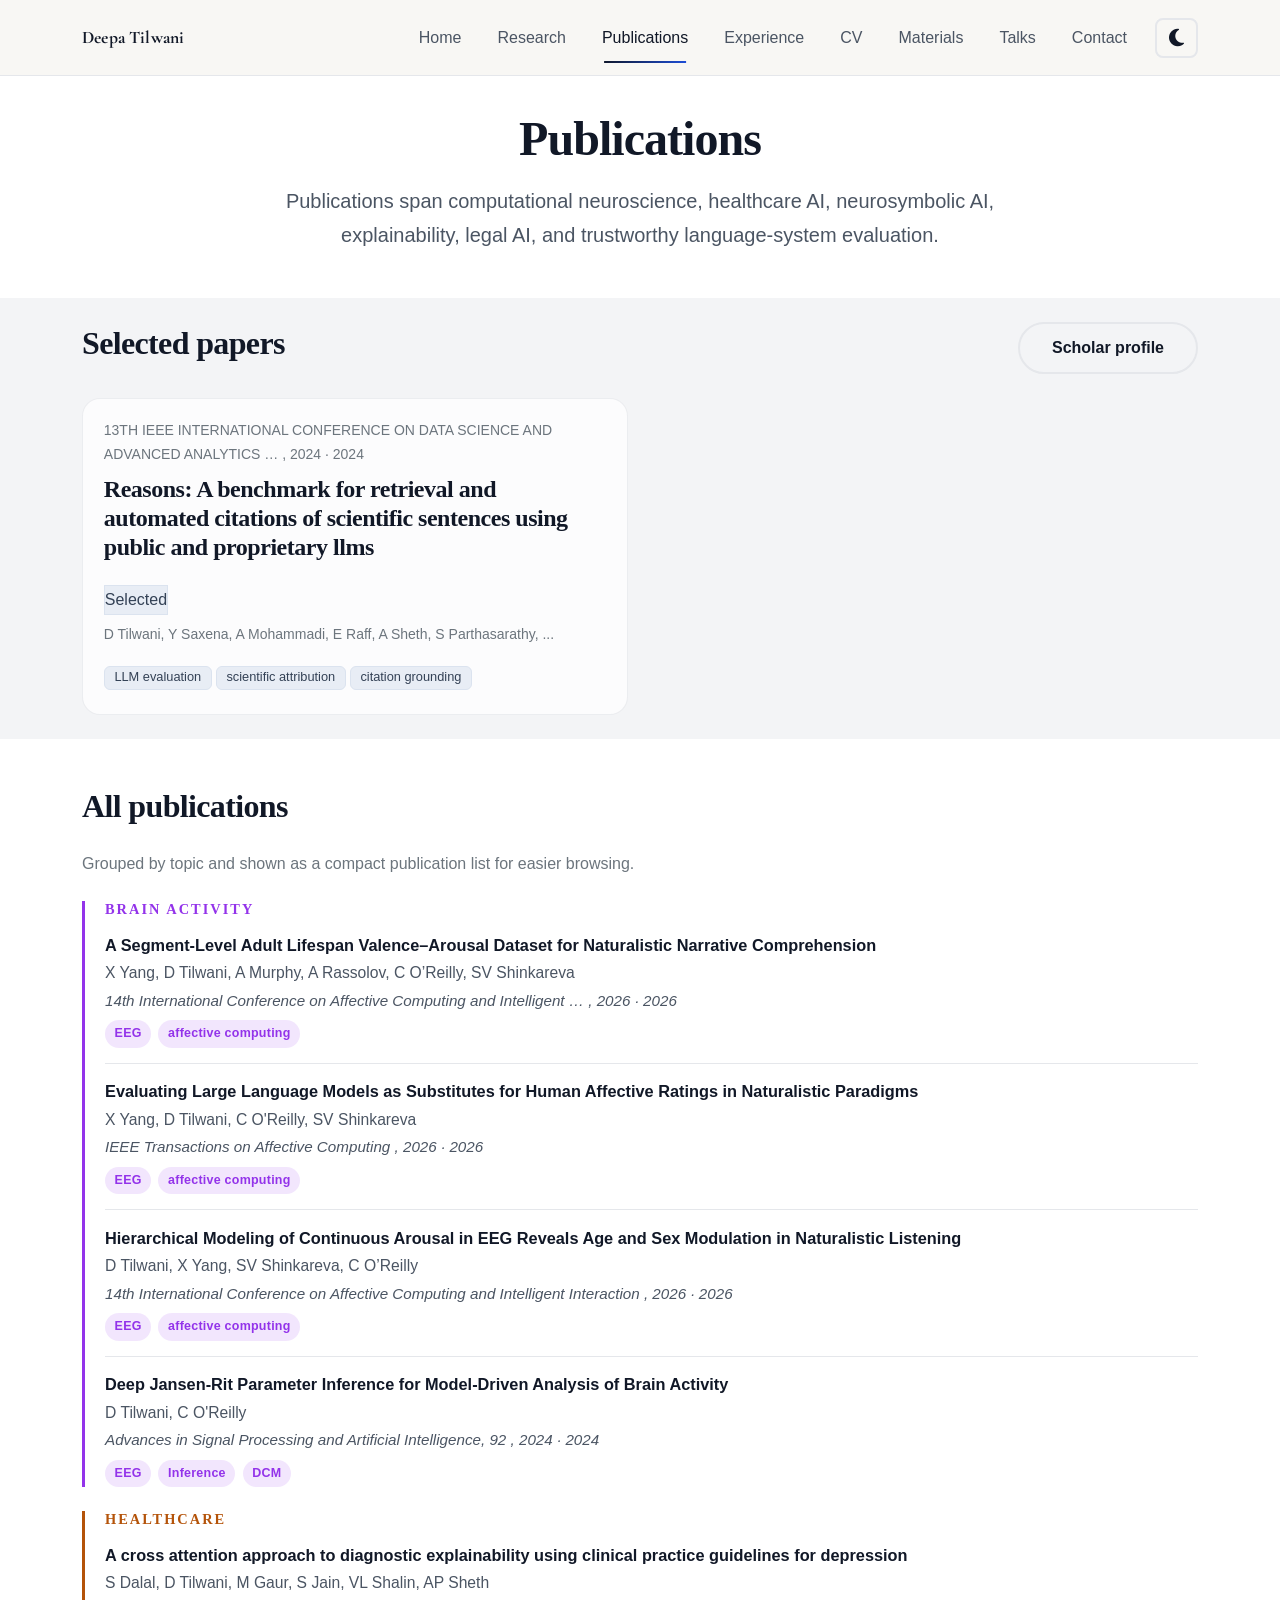
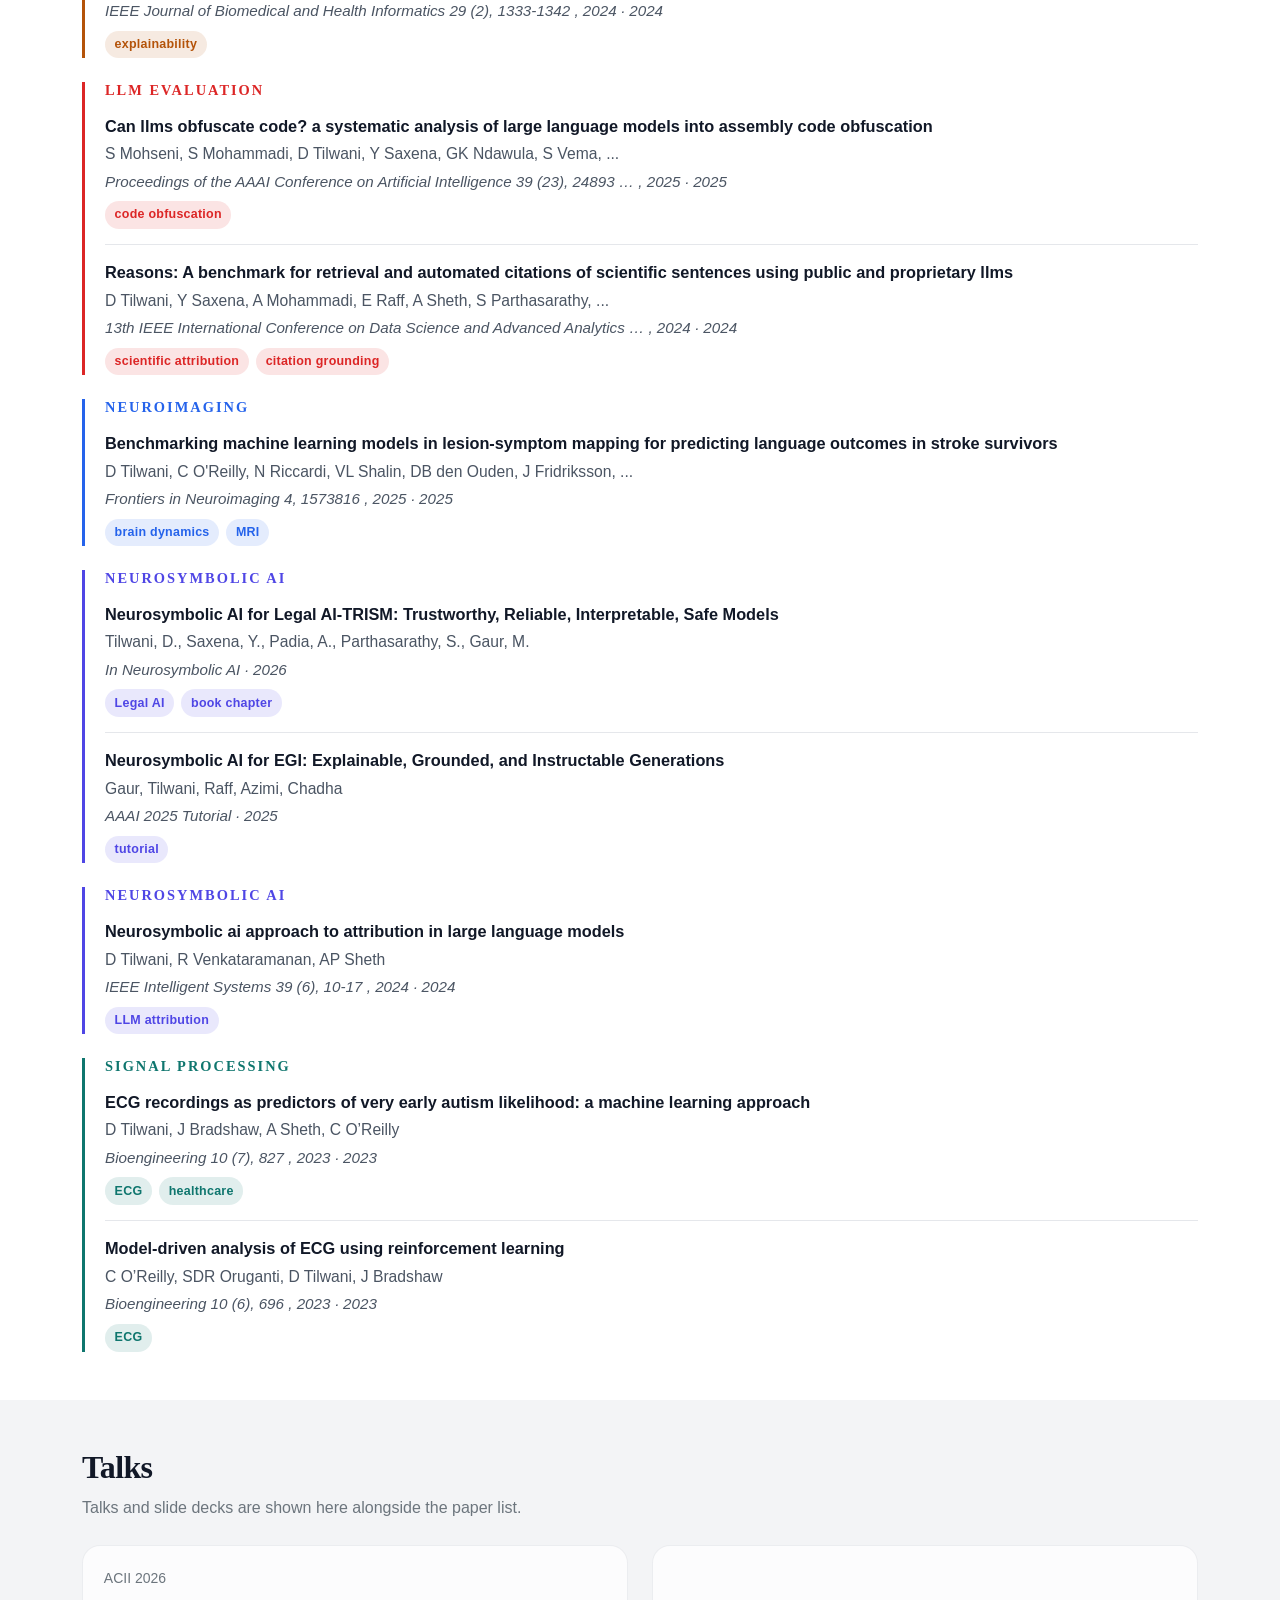
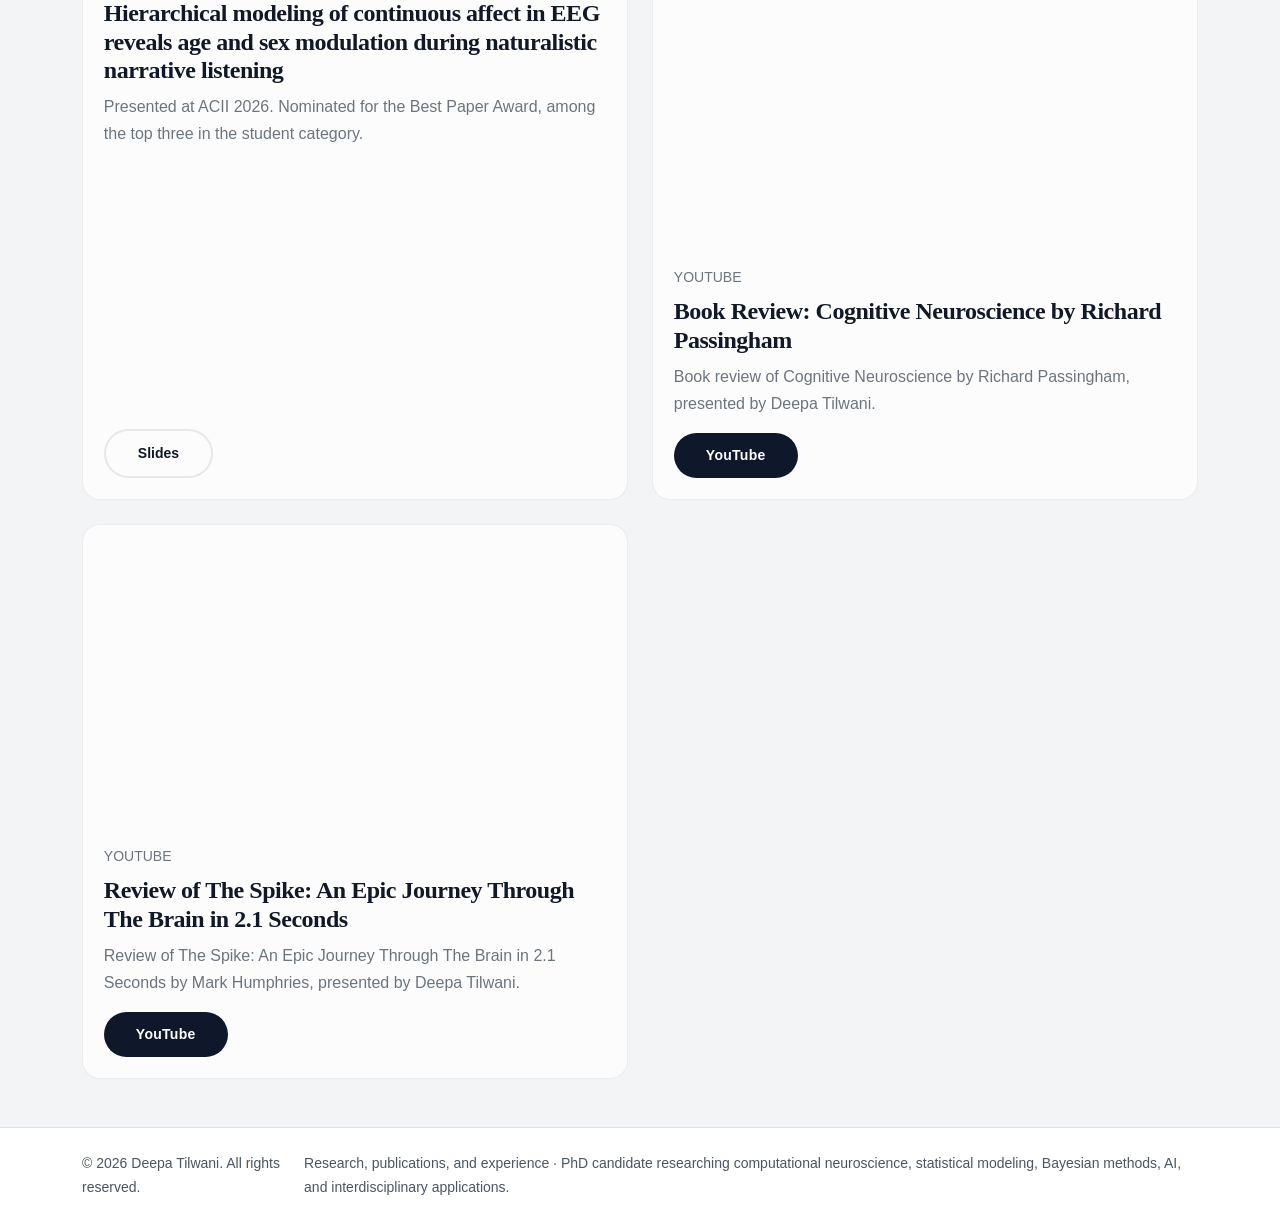
<file: publications.html>
<!DOCTYPE html>
<html lang="en">
<head>
<title>Publications | Deepa Tilwani</title>
<meta charset="UTF-8" />
<meta name="viewport" content="width=device-width, initial-scale=1.0" />
<link rel="preconnect" href="https://fonts.googleapis.com">
<link rel="preconnect" href="https://fonts.gstatic.com" crossorigin>
<link href="https://fonts.googleapis.com/css2?family=Cormorant+Garamond:wght@600;700&family=Manrope:wght@400;500;600;700;800&display=swap" rel="stylesheet">
<link href="https://cdn.jsdelivr.net/npm/bootstrap@5.3.2/dist/css/bootstrap.min.css" rel="stylesheet" />
<link rel="stylesheet" href="https://cdnjs.cloudflare.com/ajax/libs/font-awesome/6.5.0/css/all.min.css" />
<link rel="stylesheet" href="css/style.css?v=20260411" />
<link rel="stylesheet" href="css/research.css?v=20260411" />
<script src="assets/site-data.js?v=20260411"></script>
</head>
<body data-page="publications">

<nav class="navbar navbar-expand-lg fixed-top">
  <div class="container">
    <a class="navbar-brand fw-bold" href="index.html" data-site-name>Deepa Tilwani</a>
    <button class="navbar-toggler" type="button" data-bs-toggle="collapse" data-bs-target="#navbarNav" aria-controls="navbarNav" aria-expanded="false" aria-label="Toggle navigation">
      <span class="navbar-toggler-icon"></span>
    </button>
    <div class="collapse navbar-collapse" id="navbarNav">
      <ul class="navbar-nav ms-auto align-items-lg-center gap-lg-1">
        <li class="nav-item"><a class="nav-link " href="index.html">Home</a></li>
        <li class="nav-item"><a class="nav-link " href="research.html">Research</a></li>
        <li class="nav-item"><a class="nav-link active" href="publications.html">Publications</a></li>
        <li class="nav-item"><a class="nav-link " href="experience.html">Experience</a></li>
        <li class="nav-item"><a class="nav-link " href="cv.html">CV</a></li>
        <li class="nav-item"><a class="nav-link " href="materials.html">Materials</a></li>
        <li class="nav-item"><a class="nav-link " href="talks.html">Talks</a></li>
        <li class="nav-item"><a class="nav-link " href="contact.html">Contact</a></li>
        <li class="nav-item d-flex align-items-center ms-lg-2"><button id="darkModeToggle" class="btn btn-outline-accent btn-sm" type="button" aria-label="Toggle dark mode"><i class="fas fa-moon"></i></button></li>
      </ul>
    </div>
  </div>
</nav>

<section class="page-header">
  <div class="container text-center">
    <h1 class="display-5 fw-bold mb-3">Publications</h1>
    <p class="lead">Publications span computational neuroscience, healthcare AI, neurosymbolic AI, explainability, legal AI, and trustworthy language-system evaluation.</p>
  </div>
</section>

<section class="py-4 bg-alternate">
  <div class="container">
    <div class="row align-items-center mb-4">
      <div class="col-lg-8">
        <h2 class="section-title mb-2">Selected papers</h2>
      </div>
      <div class="col-lg-4 text-lg-end">
        <a class="btn btn-outline-accent" data-scholar-link target="_blank" rel="noopener">Scholar profile</a>
      </div>
    </div>
    <div id="featured-list" class="row g-4"></div>
  </div>
</section>

<section class="py-5">
  <div class="container">
    <h2 class="section-title mb-4">All publications</h2>
    <p class="text-secondary mb-4">Grouped by topic and shown as a compact publication list for easier browsing.</p>
    <div id="all-publications" class="publication-topic-groups"></div>
  </div>
</section>

<section class="py-5 bg-alternate">
  <div class="container">
    <div class="row align-items-center mb-4">
      <div class="col-lg-8">
        <h2 class="section-title mb-2">Talks</h2>
        <p class="text-secondary mb-0">Talks and slide decks are shown here alongside the paper list.</p>
      </div>
    </div>
    <div id="talks-grid" class="row g-4"></div>
  </div>
</section>


<div id="scrollTopBtn" aria-label="Scroll to top"><i class="fas fa-chevron-up"></i></div>
<footer class="py-4 border-top">
  <div class="container d-flex flex-column flex-md-row justify-content-between align-items-center gap-2">
    <small>&copy; <span id="year"></span> <span data-site-name>Deepa Tilwani</span>. All rights reserved.</small>
    <small class="footer-note">Research, publications, and experience · <span data-site-tagline>PhD candidate researching computational neuroscience, statistical modeling, Bayesian methods, AI, and interdisciplinary applications.</span></small>
  </div>
</footer>
<script src="https://cdn.jsdelivr.net/npm/bootstrap@5.3.2/dist/js/bootstrap.bundle.min.js"></script>
<script src="js/main.js?v=20260411"></script>

</body>
</html>
</file>
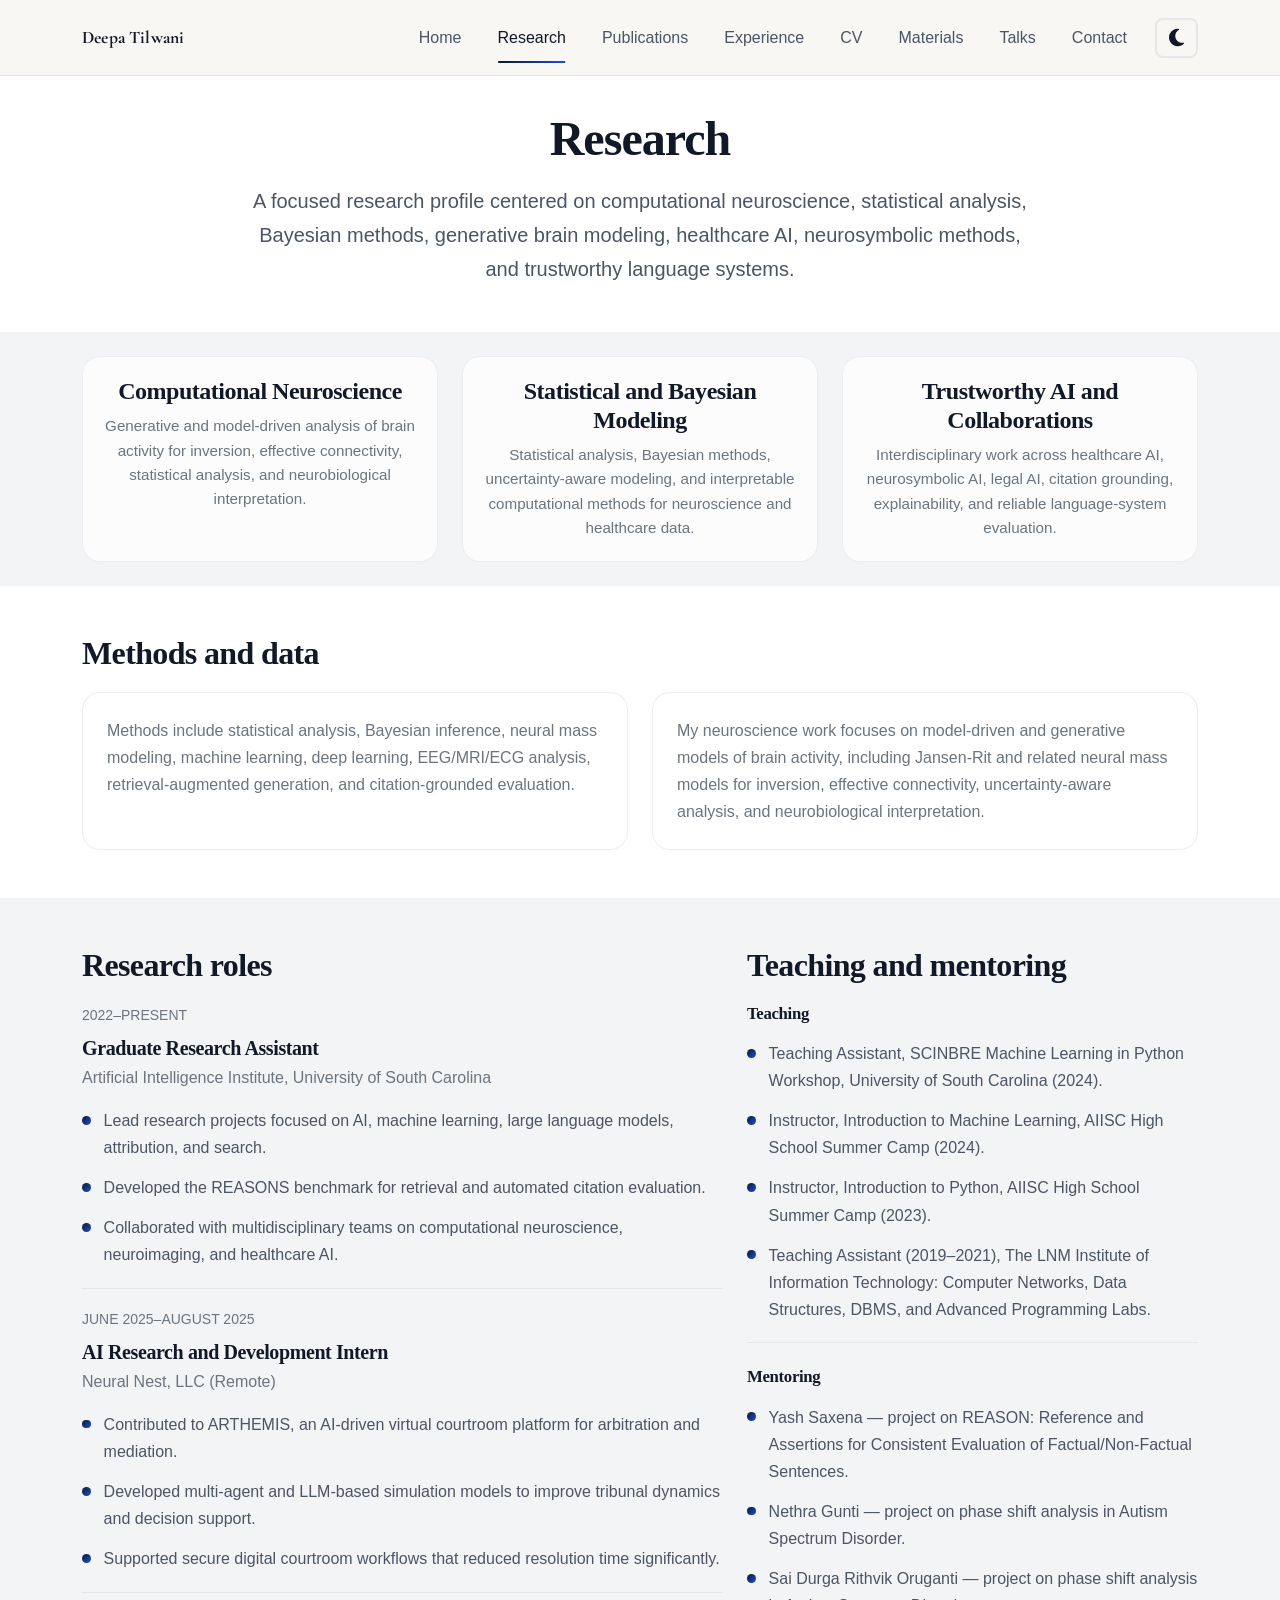
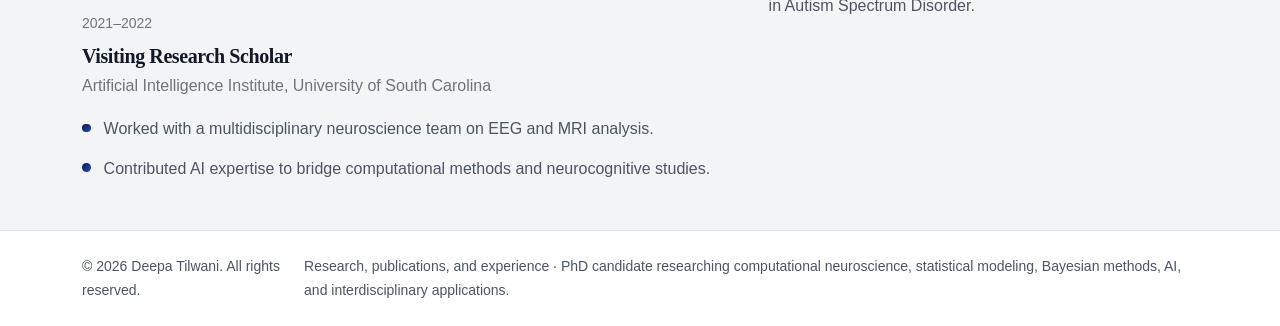
<file: research.html>
<!DOCTYPE html>
<html lang="en">
<head>
<title>Research | Deepa Tilwani</title>
<meta charset="UTF-8" />
<meta name="viewport" content="width=device-width, initial-scale=1.0" />
<link rel="preconnect" href="https://fonts.googleapis.com">
<link rel="preconnect" href="https://fonts.gstatic.com" crossorigin>
<link href="https://fonts.googleapis.com/css2?family=Cormorant+Garamond:wght@600;700&family=Manrope:wght@400;500;600;700;800&display=swap" rel="stylesheet">
<link href="https://cdn.jsdelivr.net/npm/bootstrap@5.3.2/dist/css/bootstrap.min.css" rel="stylesheet" />
<link rel="stylesheet" href="https://cdnjs.cloudflare.com/ajax/libs/font-awesome/6.5.0/css/all.min.css" />
<link rel="stylesheet" href="css/style.css?v=20260416" />
<link rel="stylesheet" href="css/research.css?v=20260416" />
<script src="assets/site-data.js?v=20260416"></script>
</head>
<body data-page="research">

<nav class="navbar navbar-expand-lg fixed-top">
  <div class="container">
    <a class="navbar-brand fw-bold" href="index.html" data-site-name>Deepa Tilwani</a>
    <button class="navbar-toggler" type="button" data-bs-toggle="collapse" data-bs-target="#navbarNav" aria-controls="navbarNav" aria-expanded="false" aria-label="Toggle navigation">
      <span class="navbar-toggler-icon"></span>
    </button>
    <div class="collapse navbar-collapse" id="navbarNav">
      <ul class="navbar-nav ms-auto align-items-lg-center gap-lg-1">
        <li class="nav-item"><a class="nav-link " href="index.html">Home</a></li>
        <li class="nav-item"><a class="nav-link active" href="research.html">Research</a></li>
        <li class="nav-item"><a class="nav-link " href="publications.html">Publications</a></li>
        <li class="nav-item"><a class="nav-link " href="experience.html">Experience</a></li>
        <li class="nav-item"><a class="nav-link " href="cv.html">CV</a></li>
        <li class="nav-item"><a class="nav-link " href="materials.html">Materials</a></li>
        <li class="nav-item"><a class="nav-link " href="talks.html">Talks</a></li>
        <li class="nav-item"><a class="nav-link " href="contact.html">Contact</a></li>
        <li class="nav-item d-flex align-items-center ms-lg-2"><button id="darkModeToggle" class="btn btn-outline-accent btn-sm" type="button" aria-label="Toggle dark mode"><i class="fas fa-moon"></i></button></li>
      </ul>
    </div>
  </div>
</nav>

<section class="page-header">
  <div class="container text-center">
    <h1 class="display-5 fw-bold mb-3">Research</h1>
    <p class="lead">A focused research profile centered on computational neuroscience, statistical analysis, Bayesian methods, generative brain modeling, healthcare AI, neurosymbolic methods, and trustworthy language systems.</p>
  </div>
</section>

<section class="py-4 bg-alternate">
  <div class="container">
    <div id="research-cards" class="row g-4"></div>
  </div>
</section>

<section class="py-5">
  <div class="container">
    <h2 class="section-title">Methods and data</h2>
    <div class="row g-4">
      <div class="col-lg-6">
        <article class="card-lite p-4 h-100">
          <p class="mb-0 text-secondary">Methods include statistical analysis, Bayesian inference, neural mass modeling, machine learning, deep learning, EEG/MRI/ECG analysis, retrieval-augmented generation, and citation-grounded evaluation.</p>
        </article>
      </div>
      <div class="col-lg-6">
        <article class="card-lite p-4 h-100">
          <p class="mb-0 text-secondary">My neuroscience work focuses on model-driven and generative models of brain activity, including Jansen-Rit and related neural mass models for inversion, effective connectivity, uncertainty-aware analysis, and neurobiological interpretation.</p>
        </article>
      </div>
    </div>
  </div>
</section>

<section class="py-5 bg-alternate">
  <div class="container">
    <div class="row g-4 align-items-start">
      <div class="col-lg-7">
        <h2 class="section-title">Research roles</h2>
        <div id="research-experience-highlights" class="organized-list"></div>
      </div>
      <div class="col-lg-5">
        <h2 class="section-title">Teaching and mentoring</h2>
        <article class="section-panel mb-4">
          <h5 class="mb-3">Teaching</h5>
          <div id="research-teaching"></div>
        </article>
        <article class="section-panel">
          <h5 class="mb-3">Mentoring</h5>
          <div id="research-mentoring"></div>
        </article>
      </div>
    </div>
  </div>
</section>


<div id="scrollTopBtn" aria-label="Scroll to top"><i class="fas fa-chevron-up"></i></div>
<footer class="py-4 border-top">
  <div class="container d-flex flex-column flex-md-row justify-content-between align-items-center gap-2">
    <small>&copy; <span id="year"></span> <span data-site-name>Deepa Tilwani</span>. All rights reserved.</small>
    <small class="footer-note">Research, publications, and experience · <span data-site-tagline>PhD candidate researching computational neuroscience, statistical modeling, Bayesian methods, AI, and interdisciplinary applications.</span></small>
  </div>
</footer>
<script src="https://cdn.jsdelivr.net/npm/bootstrap@5.3.2/dist/js/bootstrap.bundle.min.js"></script>
<script src="js/main.js?v=20260416"></script>

</body>
</html>
</file>
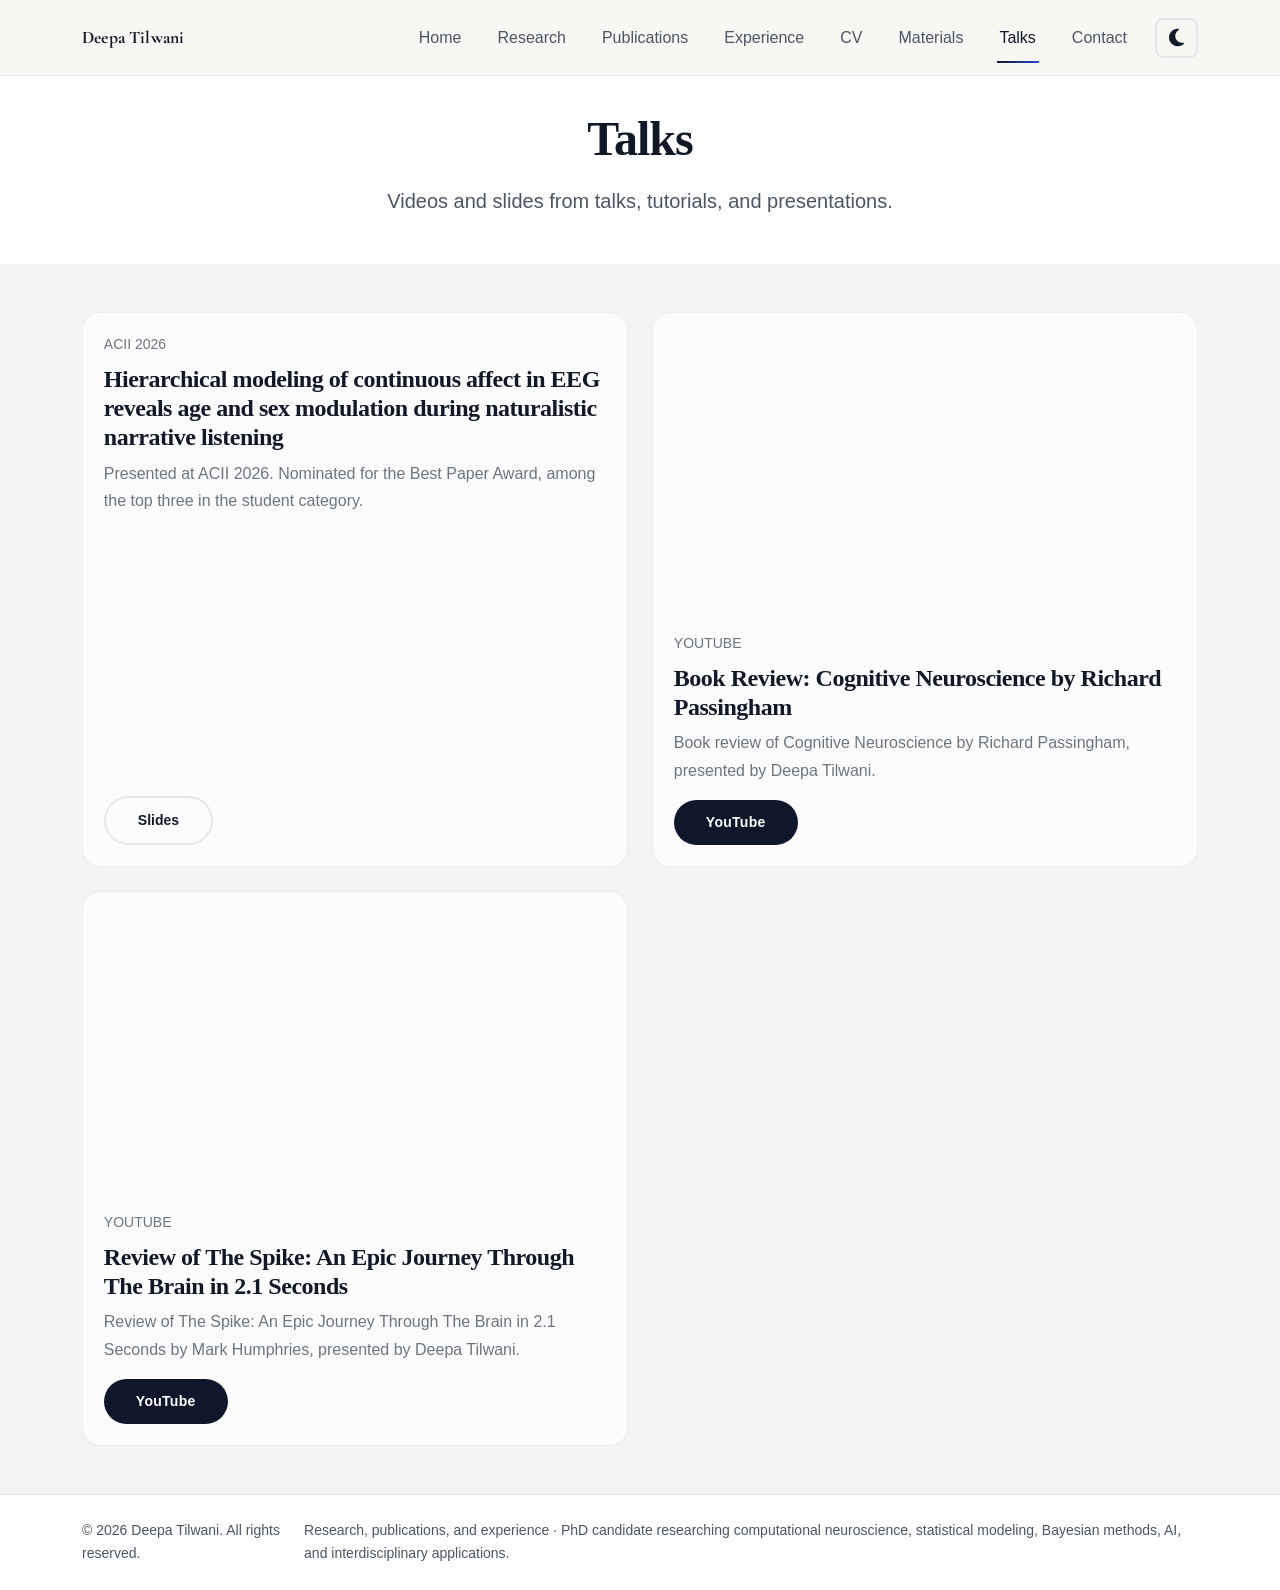
<file: talks.html>
<!DOCTYPE html>
<html lang="en">
<head>
<title>Talks | Deepa Tilwani</title>
<meta charset="UTF-8" />
<meta name="viewport" content="width=device-width, initial-scale=1.0" />
<link rel="preconnect" href="https://fonts.googleapis.com">
<link rel="preconnect" href="https://fonts.gstatic.com" crossorigin>
<link href="https://fonts.googleapis.com/css2?family=Cormorant+Garamond:wght@600;700&family=Manrope:wght@400;500;600;700;800&display=swap" rel="stylesheet">
<link href="https://cdn.jsdelivr.net/npm/bootstrap@5.3.2/dist/css/bootstrap.min.css" rel="stylesheet" />
<link rel="stylesheet" href="https://cdnjs.cloudflare.com/ajax/libs/font-awesome/6.5.0/css/all.min.css" />
<link rel="stylesheet" href="css/style.css?v=20260411" />
<link rel="stylesheet" href="css/research.css?v=20260411" />
<script src="assets/site-data.js?v=20260411"></script>
</head>
<body data-page="talks">

<nav class="navbar navbar-expand-lg fixed-top">
  <div class="container">
    <a class="navbar-brand fw-bold" href="index.html" data-site-name>Deepa Tilwani</a>
    <button class="navbar-toggler" type="button" data-bs-toggle="collapse" data-bs-target="#navbarNav" aria-controls="navbarNav" aria-expanded="false" aria-label="Toggle navigation">
      <span class="navbar-toggler-icon"></span>
    </button>
    <div class="collapse navbar-collapse" id="navbarNav">
      <ul class="navbar-nav ms-auto align-items-lg-center gap-lg-1">
        <li class="nav-item"><a class="nav-link " href="index.html">Home</a></li>
        <li class="nav-item"><a class="nav-link " href="research.html">Research</a></li>
        <li class="nav-item"><a class="nav-link " href="publications.html">Publications</a></li>
        <li class="nav-item"><a class="nav-link " href="experience.html">Experience</a></li>
        <li class="nav-item"><a class="nav-link " href="cv.html">CV</a></li>
        <li class="nav-item"><a class="nav-link " href="materials.html">Materials</a></li>
        <li class="nav-item"><a class="nav-link active" href="talks.html">Talks</a></li>
        <li class="nav-item"><a class="nav-link " href="contact.html">Contact</a></li>
        <li class="nav-item d-flex align-items-center ms-lg-2"><button id="darkModeToggle" class="btn btn-outline-accent btn-sm" type="button" aria-label="Toggle dark mode"><i class="fas fa-moon"></i></button></li>
      </ul>
    </div>
  </div>
</nav>
<section class="page-header">
  <div class="container text-center">
    <h1 class="display-5 fw-bold mb-3">Talks</h1>
    <p class="lead">Videos and slides from talks, tutorials, and presentations.</p>
  </div>
</section>
<section class="py-5 bg-alternate">
  <div class="container">
    <div id="talks-grid" class="row g-4"></div>
  </div>
</section>

<div id="scrollTopBtn" aria-label="Scroll to top"><i class="fas fa-chevron-up"></i></div>
<footer class="py-4 border-top">
  <div class="container d-flex flex-column flex-md-row justify-content-between align-items-center gap-2">
    <small>&copy; <span id="year"></span> <span data-site-name>Deepa Tilwani</span>. All rights reserved.</small>
    <small class="footer-note">Research, publications, and experience · <span data-site-tagline>PhD candidate researching computational neuroscience, statistical modeling, Bayesian methods, AI, and interdisciplinary applications.</span></small>
  </div>
</footer>
<script src="https://cdn.jsdelivr.net/npm/bootstrap@5.3.2/dist/js/bootstrap.bundle.min.js"></script>
<script src="js/main.js?v=20260411"></script>

</body>
</html>
</file>
<file: css/style.css>
/*
 * Enhanced Portfolio Styles for Yash Saxena
 * A sophisticated, memorable design with bold typography and atmospheric depth
 */

/*
 * Color Palette & Theme System
 * 
 * This design uses a refined academic aesthetic with deep navy foundations,
 * warm accents, and sophisticated gradients that create depth and atmosphere.
 */
:root {
    /* Light theme - Sophisticated Academic */
    --bg-primary: #f5f1e8;
    --bg-section: #fffdf8;
    --bg-alternate: #efe7da;
    --card-bg: rgba(255, 253, 248, 0.9);
    --card-border: rgba(25, 58, 71, 0.12);
    --text-color: #17313f;
    --text-secondary: #50636e;
    --accent: #0f766e;
    --accent-2: #d97706;
    --accent-warm: #b45309;
    --navbar-bg: rgba(255, 253, 248, 0.84);
    --hero-gradient: linear-gradient(135deg, #0f766e 0%, #134e4a 55%, #d97706 100%);
    --shadow-sm: 0 10px 30px rgba(23, 49, 63, 0.06);
    --shadow-md: 0 20px 45px rgba(23, 49, 63, 0.1);
    --shadow-lg: 0 28px 60px rgba(23, 49, 63, 0.16);
    --timeline-line-color: #0f766e;
    --glow-accent: rgba(15, 118, 110, 0.18);
}

/* Dark theme - Midnight Scholar */
body.dark-mode {
    --bg-primary: #0b1a1f;
    --bg-section: #10242b;
    --bg-alternate: #0d2026;
    --card-bg: rgba(19, 38, 44, 0.88);
    --card-border: rgba(151, 206, 199, 0.15);
    --text-color: #edf6f4;
    --text-secondary: #b2c7c3;
    --accent: #5eead4;
    --accent-2: #fbbf24;
    --accent-warm: #f59e0b;
    --navbar-bg: rgba(11, 26, 31, 0.9);
    --hero-gradient: linear-gradient(135deg, #5eead4 0%, #0f766e 50%, #f59e0b 100%);
    --shadow-sm: 0 10px 30px rgba(0, 0, 0, 0.24);
    --shadow-md: 0 20px 45px rgba(0, 0, 0, 0.3);
    --shadow-lg: 0 28px 60px rgba(0, 0, 0, 0.38);
    --timeline-line-color: #5eead4;
    --glow-accent: rgba(94, 234, 212, 0.18);
}

/* Global Styles */
* {
    margin: 0;
    padding: 0;
    box-sizing: border-box;
}

body {
    font-family: 'Manrope', 'Segoe UI', sans-serif;
    color: var(--text-color);
    background-color: var(--bg-primary);
    scroll-behavior: smooth;
    line-height: 1.6;
    overflow-x: hidden;
}

/* Typography System */
h1, h2, h3, h4, h5, h6 {
    font-family: 'Cormorant Garamond', Georgia, serif;
    font-weight: 700;
    line-height: 1.2;
    letter-spacing: -0.02em;
}

h2 {
    font-size: 2.5rem;
    margin-bottom: 1rem;
    position: relative;
    display: inline-block;
}

h2::after {
    content: '';
    position: absolute;
    bottom: -8px;
    left: 0;
    width: 60px;
    height: 4px;
    background: var(--hero-gradient);
    border-radius: 2px;
}

code, .code {
    font-family: 'JetBrains Mono', monospace;
    background: var(--card-bg);
    padding: 0.2em 0.4em;
    border-radius: 4px;
    font-size: 0.9em;
}

/* Smooth Section Transitions */
section {
    position: relative;
    background-color: var(--bg-section);
    color: var(--text-color);
    transition: background-color 0.3s ease;
}

/* Alternate section backgrounds for better visual hierarchy */
section.bg-alternate {
    background-color: var(--bg-alternate) !important;
}

/* Utility Classes */
.text-accent {
    background: var(--hero-gradient);
    -webkit-background-clip: text;
    -webkit-text-fill-color: transparent;
    background-clip: text;
    font-weight: 600;
}

.bg-accent {
    background: var(--hero-gradient) !important;
    color: #fff !important;
}

/* Enhanced Buttons */
.btn-accent {
    background: var(--hero-gradient);
    color: #fff;
    border: none;
    padding: 0.75rem 2rem;
    font-weight: 600;
    letter-spacing: 0.02em;
    border-radius: 8px;
    transition: all 0.3s ease;
    box-shadow: 0 4px 12px var(--glow-accent);
    position: relative;
    overflow: hidden;
}

.btn-accent::before {
    content: '';
    position: absolute;
    top: 0;
    left: -100%;
    width: 100%;
    height: 100%;
    background: linear-gradient(90deg, transparent, rgba(255,255,255,0.2), transparent);
    transition: left 0.5s ease;
}

.btn-accent:hover::before {
    left: 100%;
}

.btn-accent:hover {
    transform: translateY(-2px);
    box-shadow: 0 6px 20px var(--glow-accent);
    color: #fff;
}

.btn-outline-accent {
    color: var(--accent);
    border: 2px solid var(--accent);
    background-color: transparent;
    padding: 0.75rem 2rem;
    font-weight: 600;
    border-radius: 8px;
    transition: all 0.3s ease;
}

.btn-outline-accent:hover {
    background: var(--hero-gradient);
    border-color: transparent;
    color: #fff;
    transform: translateY(-2px);
    box-shadow: 0 6px 20px var(--glow-accent);
}

/* Enhanced Navbar */
.navbar {
    background-color: var(--navbar-bg);
    backdrop-filter: blur(12px) saturate(180%);
    box-shadow: 0 2px 16px rgba(0, 0, 0, 0.08);
    padding: 1rem 0;
    transition: all 0.3s ease;
}

.navbar-brand {
    font-family: 'Cormorant Garamond', serif;
    font-weight: 800;
    font-size: 3rem;
    background: var(--hero-gradient);
    -webkit-background-clip: text;
    -webkit-text-fill-color: transparent;
    background-clip: text;
    letter-spacing: 0.01em;
    line-height: 1;
}

.navbar .nav-link {
    color: var(--text-color);
    margin: 0 0.5rem;
    font-weight: 500;
    transition: all 0.2s ease;
    position: relative;
}

.navbar .nav-link::after {
    content: '';
    position: absolute;
    bottom: -4px;
    left: 50%;
    width: 0;
    height: 2px;
    background: var(--hero-gradient);
    transition: all 0.3s ease;
    transform: translateX(-50%);
}

.navbar .nav-link:hover::after,
.navbar .nav-link.active::after {
    width: 80%;
}

.navbar .nav-link:hover,
.navbar .nav-link.active {
    color: var(--accent);
}

/* Hero Section - Bold & Memorable */
#hero {
    min-height: 100vh;
    display: flex;
    align-items: center;
    justify-content: center;
    position: relative;
    background: var(--bg-section);
    overflow: hidden;
}

/* Animated gradient background */
#hero::before {
    content: '';
    position: absolute;
    top: -50%;
    left: -50%;
    width: 200%;
    height: 200%;
    background: 
        radial-gradient(circle at 30% 50%, var(--glow-accent) 0%, transparent 50%),
        radial-gradient(circle at 70% 50%, rgba(124, 58, 237, 0.1) 0%, transparent 50%);
    animation: rotate 20s linear infinite;
    opacity: 0.6;
}

@keyframes rotate {
    0% { transform: rotate(0deg); }
    100% { transform: rotate(360deg); }
}

#hero .container {
    position: relative;
    z-index: 1;
    animation: fadeInUp 0.8s ease-out;
}

@keyframes fadeInUp {
    from {
        opacity: 0;
        transform: translateY(30px);
    }
    to {
        opacity: 1;
        transform: translateY(0);
    }
}

#hero h1 {
    font-size: 4rem;
    font-weight: 900;
    margin-bottom: 1rem;
    animation: fadeInUp 0.8s ease-out 0.2s both;
}

#hero .lead {
    font-size: 1.25rem;
    max-width: 700px;
    margin: 0 auto 2rem;
    color: var(--text-color);
    line-height: 1.8;
    animation: fadeInUp 0.8s ease-out 0.4s both;
    font-weight: 500;
}

#hero .btn {
    min-width: 180px;
    animation: fadeInUp 0.8s ease-out 0.6s both;
}

#hero .social-icons {
    animation: fadeInUp 0.8s ease-out 0.8s both;
}

#hero .social-icons a {
    color: var(--accent);
    margin: 0 0.75rem;
    transition: all 0.3s ease;
    display: inline-block;
}

#hero .social-icons a:hover {
    color: var(--accent-2);
    transform: translateY(-4px) scale(1.1);
}

/* Typed role effect */
#typed-role {
    font-family: 'JetBrains Mono', monospace;
    color: var(--accent);
    font-weight: 600;
    font-size: 1.5rem;
    min-height: 2rem;
    display: inline-block;
}

/* Profile Photo - Circular presentation */
.profile-photo {
    max-width: 100%;
    height: auto;
    border-radius: 50%;
    object-fit: cover;
    box-shadow: var(--shadow-lg);
    border: 6px solid var(--card-border);
    transition: all 0.3s ease;
    animation: fadeIn 0.8s ease-out;
    aspect-ratio: 1 / 1;
}

@keyframes fadeIn {
    from { opacity: 0; }
    to { opacity: 1; }
}

.profile-photo:hover {
    transform: scale(1.02) rotate(1deg);
    box-shadow: 0 12px 40px rgba(0, 0, 0, 0.15);
}

/* Stats Section - Eye-catching */
.stats-section {
    background: var(--bg-section);
    padding: 5rem 0;
    position: relative;
    overflow: hidden;
}

.stats-section::before {
    content: '';
    position: absolute;
    top: 0;
    left: 0;
    right: 0;
    height: 1px;
    background: linear-gradient(90deg, transparent, var(--accent), transparent);
}

.counter-card {
    background: color-mix(in srgb, var(--card-bg) 78%, transparent);
    border: 1px solid color-mix(in srgb, var(--card-border) 72%, transparent);
    border-radius: 14px;
    padding: 2.5rem 1.5rem;
    text-align: center;
    box-shadow: none;
    transition: border-color 0.25s ease, background 0.25s ease;
    position: relative;
    overflow: hidden;
}

.counter-card::before {
    content: '';
    position: absolute;
    top: 0;
    left: 0;
    width: 100%;
    height: 4px;
    background: var(--hero-gradient);
    transform: scaleX(0);
    transition: transform 0.4s ease;
}

.counter-card:hover::before {
    transform: scaleX(1);
}

.counter-card:hover {
    border-color: color-mix(in srgb, var(--accent) 28%, var(--card-border));
}

.counter-card .icon {
    font-size: 3rem;
    background: var(--hero-gradient);
    -webkit-background-clip: text;
    -webkit-text-fill-color: transparent;
    background-clip: text;
    margin-bottom: 1rem;
}

.counter-card .counter {
    font-size: 3.5rem;
    font-weight: 700;
    background: var(--hero-gradient);
    -webkit-background-clip: text;
    -webkit-text-fill-color: transparent;
    background-clip: text;
    font-family: 'Manrope', 'Segoe UI', sans-serif;
}

.counter-card p {
    margin: 0.5rem 0 0 0;
    color: var(--text-secondary);
    font-weight: 500;
    font-size: 1.1rem;
}

/* Research Focus Cards - Interactive & Memorable */
.focus-card {
    background: color-mix(in srgb, var(--card-bg) 76%, transparent);
    border: 1px solid color-mix(in srgb, var(--card-border) 72%, transparent);
    border-radius: 16px;
    padding: 2rem;
    text-align: center;
    transition: border-color 0.25s ease, background 0.25s ease;
    position: relative;
    overflow: hidden;
    box-shadow: none;
}

.focus-card::before {
    content: '';
    position: absolute;
    top: 50%;
    left: 50%;
    width: 0;
    height: 0;
    background: radial-gradient(circle, var(--glow-accent) 0%, transparent 70%);
    transform: translate(-50%, -50%);
    transition: all 0.5s ease;
    border-radius: 50%;
}

.focus-card:hover::before {
    width: 300px;
    height: 300px;
}

.focus-card:hover {
    border-color: color-mix(in srgb, var(--accent) 28%, var(--card-border));
}

.focus-card .focus-icon {
    font-size: 2.5rem;
    margin-bottom: 1rem;
    background: var(--hero-gradient);
    -webkit-background-clip: text;
    -webkit-text-fill-color: transparent;
    background-clip: text;
    transition: transform 0.3s ease;
    position: relative;
    z-index: 1;
}

.focus-card:hover .focus-icon {
    transform: scale(1.1) rotate(5deg);
}

.focus-card h5 {
    font-weight: 700;
    color: var(--text-color);
    margin-bottom: 0.75rem;
    font-size: 1.25rem;
    position: relative;
    z-index: 1;
}

.focus-card p {
    color: var(--text-secondary);
    margin-bottom: 0;
    font-size: 0.95rem;
    line-height: 1.6;
    position: relative;
    z-index: 1;
}

/* Skills Cards - Clean & Professional */
.skills-card {
    background: var(--card-bg);
    border: 1px solid var(--card-border);
    border-radius: 12px;
    box-shadow: var(--shadow-sm);
    transition: all 0.3s ease;
}

.skills-card:hover {
    box-shadow: var(--shadow-md);
    transform: translateY(-4px);
}

.skills-card h5 {
    color: var(--accent);
    font-weight: 700;
    font-size: 1.2rem;
    margin-bottom: 1rem;
}

.skills-card ul li {
    margin-bottom: 0.5rem;
    position: relative;
    padding-left: 1.5rem;
    color: var(--text-secondary);
}

.skills-card ul li::before {
    content: '▸';
    position: absolute;
    left: 0;
    color: var(--accent);
    font-weight: bold;
}

/* Enhanced Timeline */
.timeline {
    position: relative;
    margin-top: 3rem;
}

.timeline::before {
    content: '';
    position: absolute;
    top: 0;
    bottom: 0;
    left: 1.2rem;
    width: 3px;
    background: linear-gradient(180deg, var(--accent), var(--accent-2));
    opacity: 0.3;
    border-radius: 2px;
}

.timeline-item {
    position: relative;
    margin-bottom: 3rem;
    padding-left: 3.5rem;
    animation: fadeInLeft 0.6s ease-out both;
}

@keyframes fadeInLeft {
    from {
        opacity: 0;
        transform: translateX(-20px);
    }
    to {
        opacity: 1;
        transform: translateX(0);
    }
}

.timeline-icon {
    position: absolute;
    left: 0;
    top: 0;
    background: var(--hero-gradient);
    color: #fff;
    width: 2.5rem;
    height: 2.5rem;
    border-radius: 50%;
    display: flex;
    align-items: center;
    justify-content: center;
    font-size: 1.1rem;
    box-shadow: 0 4px 12px var(--glow-accent);
    z-index: 1;
}

.timeline-content {
    background: var(--card-bg);
    border: 1px solid var(--card-border);
    border-radius: 12px;
    padding: 1.5rem;
    box-shadow: var(--shadow-sm);
    transition: all 0.3s ease;
}

.timeline-content:hover {
    box-shadow: var(--shadow-md);
    transform: translateX(8px);
}

.timeline-content h5 {
    color: var(--text-color);
    font-weight: 700;
    margin-bottom: 0.5rem;
}

.timeline-content .text-muted {
    color: var(--text-secondary) !important;
    font-size: 0.9rem;
    font-style: italic;
}

.timeline-content ul {
    padding-left: 1.5rem;
    margin-bottom: 0;
    margin-top: 1rem;
}

.timeline-content ul li {
    margin-bottom: 0.5rem;
    color: var(--text-secondary);
}

/* Publication & Presentation Cards - Editorial Style */
.publication-card,
.presentation-card {
    background: color-mix(in srgb, var(--card-bg) 78%, transparent);
    border: 1px solid color-mix(in srgb, var(--card-border) 72%, transparent);
    border-radius: 12px;
    box-shadow: none;
    transition: border-color 0.25s ease, background 0.25s ease;
    position: relative;
    overflow: hidden;
}

.publication-card::before,
.presentation-card::before {
    content: '';
    position: absolute;
    top: 0;
    left: 0;
    width: 4px;
    height: 100%;
    background: var(--hero-gradient);
    transform: scaleY(0);
    transition: transform 0.3s ease;
}

.publication-card:hover::before,
.presentation-card:hover::before {
    transform: scaleY(1);
}

.publication-card:hover,
.presentation-card:hover {
    border-color: color-mix(in srgb, var(--accent) 28%, var(--card-border));
}

.publication-card h5 a,
.publication-card h6 a,
.presentation-card h5 {
    color: var(--text-color);
    text-decoration: none;
    font-weight: 700;
    transition: color 0.2s ease;
}

.publication-card h5 a:hover,
.publication-card h6 a:hover {
    color: var(--accent);
}

.publication-card h6 {
    font-weight: 700;
    color: var(--accent);
    font-size: 1.1rem;
}

.publication-card .badge,
.presentation-card .badge {
    background: linear-gradient(135deg, var(--accent), var(--accent-2));
    color: white;
    padding: 0.35em 0.75em;
    border-radius: 6px;
    font-weight: 500;
    font-size: 0.8rem;
}

.publication-topic-groups {
    display: grid;
    gap: 1.5rem;
}

.publication-topic-group {
    --topic-accent: var(--accent);
    --topic-soft: var(--soft-accent);
    padding: 0 0 0 1.25rem;
    border-left: 3px solid var(--topic-accent);
}

.publication-topic-header {
    margin-bottom: 0.9rem;
}

.publication-topic-header h3 {
    margin: 0;
    color: var(--topic-accent);
    font-size: 0.9rem;
    font-weight: 700;
    letter-spacing: 0.14em;
    text-transform: uppercase;
}

.publication-list {
    margin: 0;
    padding: 0;
    list-style: none;
    display: grid;
    gap: 0.95rem;
}

.publication-citation {
    display: grid;
    gap: 0.2rem;
    color: var(--text-secondary);
    line-height: 1.55;
    font-size: 0.98rem;
}

.publication-list-item {
    padding-bottom: 0.95rem;
    border-bottom: 1px solid var(--card-border);
}

.publication-list-item:last-child {
    padding-bottom: 0;
    border-bottom: 0;
}

.publication-title {
    color: var(--text-color);
    font-weight: 700;
    font-size: 1.02rem;
}

.publication-title a {
    color: inherit;
    text-decoration: none;
    border-bottom: 1px solid transparent;
    transition: border-color 0.2s ease, color 0.2s ease;
}

.publication-title a:hover {
    color: var(--topic-accent);
    border-color: currentColor;
}

.publication-authors {
    color: var(--text-secondary);
}

.publication-meta {
    color: var(--text-secondary);
    font-style: italic;
    font-size: 0.95rem;
}

.publication-tag-row {
    display: flex;
    flex-wrap: wrap;
    gap: 0.45rem;
    margin-top: 0.5rem;
}

.publication-tag {
    display: inline-flex;
    align-items: center;
    padding: 0.2rem 0.6rem;
    border-radius: 999px;
    background: var(--topic-soft);
    color: var(--topic-accent);
    font-size: 0.78rem;
    font-weight: 600;
    letter-spacing: 0.02em;
}

.publication-topic-group[data-topic="signal-processing"] {
    --topic-accent: #0f766e;
    --topic-soft: rgba(15, 118, 110, 0.12);
}

.publication-topic-group[data-topic="healthcare"] {
    --topic-accent: #b45309;
    --topic-soft: rgba(180, 83, 9, 0.12);
}

.publication-topic-group[data-topic="explainability"] {
    --topic-accent: #7c3aed;
    --topic-soft: rgba(124, 58, 237, 0.12);
}

.publication-topic-group[data-topic="neuroimaging"] {
    --topic-accent: #2563eb;
    --topic-soft: rgba(37, 99, 235, 0.12);
}

.publication-topic-group[data-topic="brain-activity"] {
    --topic-accent: #9333ea;
    --topic-soft: rgba(147, 51, 234, 0.12);
}

.publication-topic-group[data-topic="affective-computing"] {
    --topic-accent: #db2777;
    --topic-soft: rgba(219, 39, 119, 0.12);
}

.publication-topic-group[data-topic="llm-evaluation"] {
    --topic-accent: #dc2626;
    --topic-soft: rgba(220, 38, 38, 0.12);
}

.publication-topic-group[data-topic="neurosymbolic-ai"] {
    --topic-accent: #4f46e5;
    --topic-soft: rgba(79, 70, 229, 0.12);
}

.publication-topic-group[data-topic="machine-learning"] {
    --topic-accent: #1d4ed8;
    --topic-soft: rgba(29, 78, 216, 0.12);
}

.materials-list-wrap {
    background: var(--card-bg);
    border: 1px solid var(--card-border);
    border-radius: 18px;
    box-shadow: var(--shadow-sm);
}

.materials-list {
    list-style: none;
    margin: 0;
    padding: 0;
}

.materials-list-item {
    display: flex;
    align-items: center;
    justify-content: space-between;
    gap: 1.5rem;
    padding: 1.25rem 1.5rem;
    border-bottom: 1px solid var(--card-border);
}

.materials-list-item:last-child {
    border-bottom: 0;
}

.materials-list-content {
    min-width: 0;
}

.materials-type {
    margin-bottom: 0.45rem;
    color: var(--accent);
    font-size: 0.78rem;
    font-weight: 700;
    letter-spacing: 0.14em;
    text-transform: uppercase;
}

.materials-title {
    font-size: 1.08rem;
}

.materials-actions {
    flex-shrink: 0;
}

.materials-actions-stack {
    display: flex;
    flex-direction: column;
    align-items: flex-end;
    gap: 0.65rem;
}

@media (max-width: 767.98px) {
    .materials-list-item {
        align-items: flex-start;
        flex-direction: column;
    }

    .materials-actions-stack {
        align-items: flex-start;
    }
}

.news-stack {
    display: block;
}

.news-meta {
    margin-bottom: 0.45rem;
    color: var(--text-secondary);
    font-size: 0.82rem;
    font-weight: 700;
    letter-spacing: 0.08em;
    text-transform: uppercase;
}

.coming-soon-label {
    margin-bottom: 0.45rem;
    color: var(--accent);
    font-size: 0.82rem;
    font-weight: 700;
    letter-spacing: 0.12em;
    text-transform: uppercase;
}

.blog-stack {
    display: block;
}

.content-list {
    list-style: none;
    margin: 0;
    padding: 0;
}

.content-list-item {
    padding: 0 0 1.35rem;
    margin: 0 0 1.35rem;
    border-bottom: 1px solid var(--card-border);
}

.content-list-item:last-child {
    padding-bottom: 0;
    margin-bottom: 0;
    border-bottom: 0;
}

.content-list-title {
    margin: 0 0 0.45rem;
    font-size: 1.18rem;
    line-height: 1.35;
}

.content-list-summary {
    margin-bottom: 0.7rem;
    max-width: 70ch;
}

.content-list-link {
    color: var(--accent);
    font-weight: 700;
    text-decoration: underline;
    text-underline-offset: 0.18em;
}

.content-list-link:hover,
.content-list-link:focus-visible {
    color: var(--accent-2);
}

.content-list-empty {
    padding: 0.25rem 0 0;
}

/* Conference Badge Styling */
.conference-badge {
    display: inline-flex;
    align-items: center;
    gap: 0.5rem;
    padding: 0.5rem 1rem;
    background: linear-gradient(135deg, var(--accent), var(--accent-2));
    color: white;
    border-radius: 8px;
    font-weight: 600;
    font-size: 0.9rem;
    margin-bottom: 1rem;
    box-shadow: 0 2px 8px var(--glow-accent);
}

.conference-badge i {
    font-size: 1.1rem;
}

.conference-badge.under-review {
    background: linear-gradient(135deg, #f59e0b, #d97706);
    box-shadow: 0 2px 8px rgba(245, 158, 11, 0.3);
}

.conference-badge.in-preparation {
    background: linear-gradient(135deg, #6b7280, #4b5563);
    box-shadow: 0 2px 8px rgba(107, 114, 128, 0.3);
}

/* Awards Section */
.timeline-awards {
    list-style: none;
    padding: 0;
}

.timeline-awards li {
    position: relative;
    padding: 1.25rem 1.5rem 1.25rem 3.5rem;
    margin-bottom: 1.5rem;
    background: var(--card-bg);
    border: 1px solid var(--card-border);
    border-radius: 12px;
    box-shadow: var(--shadow-sm);
    transition: all 0.3s ease;
}

.timeline-awards li::before {
    content: '\f3c5';
    font-family: 'Font Awesome 6 Free';
    font-weight: 900;
    position: absolute;
    left: 1rem;
    top: 50%;
    transform: translateY(-50%);
    font-size: 1.5rem;
    background: var(--hero-gradient);
    -webkit-background-clip: text;
    -webkit-text-fill-color: transparent;
    background-clip: text;
}

.timeline-awards li:hover {
    transform: translateX(8px);
    box-shadow: var(--shadow-md);
}

.timeline-awards .badge {
    background: var(--hero-gradient);
    color: white;
    font-weight: 600;
    padding: 0.4em 0.8em;
    border-radius: 6px;
    margin-right: 0.75rem;
}

/* Modals - Enhanced */
.modal-content {
    background: var(--card-bg);
    border: 1px solid var(--card-border);
    border-radius: 16px;
    box-shadow: var(--shadow-lg);
}

.modal-header {
    border-bottom: 1px solid var(--card-border);
    background: var(--bg-section);
}

.modal-title {
    color: var(--accent);
    font-weight: 700;
}

.modal-body {
    color: var(--text-secondary);
    line-height: 1.8;
}

/* Scroll to Top Button - Stylish */
#scrollTopBtn {
    position: fixed;
    bottom: 2rem;
    right: 2rem;
    width: 3.5rem;
    height: 3.5rem;
    border-radius: 50%;
    background: var(--hero-gradient);
    color: #fff;
    display: none;
    align-items: center;
    justify-content: center;
    z-index: 9999;
    cursor: pointer;
    transition: all 0.3s ease;
    box-shadow: 0 4px 16px var(--glow-accent);
}

#scrollTopBtn.show {
    display: flex;
    animation: fadeInUp 0.3s ease-out;
}

#scrollTopBtn:hover {
    transform: translateY(-4px) scale(1.05);
    box-shadow: 0 6px 24px var(--glow-accent);
}

/* Footer */
footer {
    background: var(--bg-section);
    color: var(--text-secondary);
    border-top: 1px solid var(--card-border);
}

/* Dark Mode Toggle - Elegant */
#darkModeToggle {
    padding: 0.5rem 0.75rem;
    display: flex;
    align-items: center;
    justify-content: center;
    border-radius: 8px;
    transition: all 0.3s ease;
}

#darkModeToggle:hover {
    background: var(--glow-accent);
    transform: scale(1.05);
}

#darkModeToggle i {
    font-size: 1.25rem;
}

/* Responsive Design */
@media (max-width: 991.98px) {
    h1 { font-size: 3rem; }
    h2 { font-size: 2rem; }
    
    #hero {
        min-height: 80vh;
        padding-top: 5rem;
    }
    
    .timeline::before {
        left: 1rem;
    }
    
    .timeline-item {
        padding-left: 3rem;
    }
}

@media (max-width: 767.98px) {
    h1 { font-size: 2.5rem; }
    
    #hero .lead {
        font-size: 1.1rem;
    }
    
    .counter-card {
        margin-bottom: 1rem;
    }
    
    #scrollTopBtn {
        bottom: 1.5rem;
        right: 1.5rem;
        width: 3rem;
        height: 3rem;
    }
}

/* Accessibility */
@media (prefers-reduced-motion: reduce) {
    *,
    *::before,
    *::after {
        animation-duration: 0.01ms !important;
        animation-iteration-count: 1 !important;
        transition-duration: 0.01ms !important;
    }
}

/* Print Styles */
@media print {
    .navbar,
    #scrollTopBtn,
    #darkModeToggle {
        display: none !important;
    }
    
    body {
        background: white;
        color: black;
    }
}

/* Home Page */
.home-hero {
    padding: 7.5rem 0 3.5rem;
    background:
        radial-gradient(circle at top left, rgba(217, 119, 6, 0.08), transparent 28%),
        radial-gradient(circle at 85% 10%, rgba(15, 118, 110, 0.08), transparent 24%),
        linear-gradient(180deg, rgba(255, 253, 248, 0.98), rgba(239, 231, 218, 0.92));
}

body.dark-mode .home-hero {
    background:
        radial-gradient(circle at top left, rgba(245, 158, 11, 0.08), transparent 28%),
        radial-gradient(circle at 85% 10%, rgba(94, 234, 212, 0.08), transparent 24%),
        linear-gradient(180deg, rgba(16, 36, 43, 0.98), rgba(11, 26, 31, 0.98));
}

.eyebrow,
.hero-badge,
.hero-kicker {
    text-transform: uppercase;
    letter-spacing: 0.16em;
    font-size: 0.76rem;
    font-weight: 800;
}

.eyebrow {
    color: var(--accent);
}

.home-hero-card {
    display: grid;
    grid-template-columns: minmax(0, 1.2fr) minmax(280px, 0.8fr);
    gap: 2rem;
    align-items: start;
    padding: 2rem;
    border: 1px solid var(--card-border);
    border-radius: 32px;
    background: rgba(255, 253, 248, 0.82);
    box-shadow: var(--shadow-md);
    backdrop-filter: blur(12px);
}

body.dark-mode .home-hero-card {
    background: rgba(19, 38, 44, 0.84);
}

.home-hero-copy {
    max-width: 740px;
}

.home-title {
    font-size: clamp(2.2rem, 3vw, 3.2rem);
    line-height: 1.08;
    margin: 0.75rem 0 1rem;
    max-width: 10ch;
    text-wrap: balance;
}

.home-summary {
    max-width: 58ch;
    font-size: 1rem;
    line-height: 1.7;
    color: var(--text-secondary);
    margin-bottom: 0;
}

.hero-links,
.cta-links {
    display: flex;
    flex-wrap: wrap;
    gap: 0.9rem;
    margin-top: 2rem;
}

.home-meta {
    display: flex;
    flex-wrap: wrap;
    gap: 0.75rem;
    margin-top: 1rem;
}

.hero-profile-links {
    display: flex;
    flex-wrap: wrap;
    gap: 0.9rem;
    margin-top: 1rem;
}

.hero-profile-link {
    display: inline-flex;
    align-items: center;
    padding: 0.55rem 0.95rem;
    border: 1px solid color-mix(in srgb, var(--accent) 22%, transparent);
    border-radius: 999px;
    background: color-mix(in srgb, var(--soft-accent) 78%, white);
    color: var(--accent);
    font-size: 0.92rem;
    font-weight: 700;
    text-decoration: none;
    transition: transform 0.2s ease, color 0.2s ease, border-color 0.2s ease, background 0.2s ease;
}

.hero-profile-link:hover {
    color: var(--accent-2);
    border-color: color-mix(in srgb, var(--accent-2) 28%, transparent);
    background: color-mix(in srgb, var(--soft-accent) 92%, white);
    transform: translateY(-1px);
}

.home-meta span {
    display: inline-flex;
    align-items: center;
    padding: 0.45rem 0.75rem;
    border-radius: 999px;
    background: rgba(15, 118, 110, 0.08);
    color: var(--text-secondary);
    font-size: 0.84rem;
    font-weight: 600;
}

body.dark-mode .home-meta span {
    background: rgba(94, 234, 212, 0.08);
}

.home-hero-side {
    display: grid;
    gap: 1rem;
}

.home-photo-frame,
.home-focus-card,
.spotlight-card,
.experience-snapshot,
.cta-card,
.award-item {
    border: 1px solid color-mix(in srgb, var(--card-border) 72%, transparent);
    background: color-mix(in srgb, var(--card-bg) 78%, transparent);
    box-shadow: none;
    backdrop-filter: blur(10px);
    border-radius: 22px;
}

.home-photo-frame {
    padding: 1rem;
    display: flex;
    justify-content: center;
}

.home-photo {
    width: 100%;
    max-width: 250px;
    aspect-ratio: 4 / 5;
    object-fit: cover;
    border-radius: 20px;
    display: block;
    border: 1px solid var(--card-border);
}

.home-focus-card,
.spotlight-card,
.experience-snapshot,
.cta-card {
    padding: 1.35rem;
}

.home-focus-card h3,
.spotlight-card h3,
.cta-card h3 {
    font-size: 1.8rem;
    margin-bottom: 0.75rem;
}

.home-focus-card p,
.spotlight-card p,
.cta-card p {
    color: var(--text-secondary);
    margin-bottom: 0;
}

.home-stats-grid {
    display: grid;
    grid-template-columns: repeat(3, minmax(0, 1fr));
    gap: 1rem;
    margin-top: 1.25rem;
}

.home-stat-card {
    text-align: center;
    padding: 1.5rem 1rem;
    border: 1px solid color-mix(in srgb, var(--card-border) 72%, transparent);
    border-radius: 18px;
    background: color-mix(in srgb, var(--card-bg) 80%, transparent);
    box-shadow: none;
}

.home-stat-card .counter {
    font-size: 3rem;
    font-weight: 700;
    line-height: 1;
    margin-bottom: 0.5rem;
    font-family: 'Manrope', 'Segoe UI', sans-serif;
    color: var(--text-color);
}

.home-section-heading {
    display: flex;
    align-items: end;
    justify-content: space-between;
    gap: 1rem;
    margin-bottom: 2rem;
}

.section-title {
    display: block;
}

.section-title::after {
    display: none;
}

.signal-list {
    list-style: none;
    padding: 0;
    margin: 0;
}

.signal-list li {
    position: relative;
    padding-left: 1.35rem;
    color: var(--text-secondary);
    margin-bottom: 0.8rem;
}

.signal-list li:last-child {
    margin-bottom: 0;
}

.signal-list li::before {
    content: '';
    width: 0.55rem;
    height: 0.55rem;
    border-radius: 50%;
    background: var(--hero-gradient);
    position: absolute;
    left: 0;
    top: 0.55rem;
}

.organized-list {
    display: grid;
    gap: 1.2rem;
}

.organized-item {
    padding-bottom: 1.2rem;
    border-bottom: 1px solid var(--card-border);
}

.organized-item:last-child {
    padding-bottom: 0;
    border-bottom: 0;
}

.section-panel {
    padding: 0 0 1.2rem;
    border-bottom: 1px solid var(--card-border);
}

.section-panel:last-child {
    padding-bottom: 0;
    border-bottom: 0;
}

.section-panel h5 {
    font-size: 1.05rem;
}

.experience-snapshot h5 {
    font-size: 1.45rem;
    margin-bottom: 0.3rem;
}

.award-stack {
    display: block;
}

.award-list {
    list-style: none;
    margin: 0;
    padding: 0;
}

.award-item {
    background: transparent;
    border: 0;
    border-radius: 0;
    box-shadow: none;
    backdrop-filter: none;
    padding: 0 0 1.1rem;
    margin: 0 0 1.1rem;
    display: grid;
    grid-template-columns: 72px minmax(0, 1fr);
    gap: 0.9rem;
    align-items: start;
    border-bottom: 1px solid var(--card-border);
}

.award-item:last-child {
    padding-bottom: 0;
    margin-bottom: 0;
    border-bottom: 0;
}

.award-item-hidden {
    display: none;
}

.award-year {
    display: inline-block;
    padding-top: 0.1rem;
    color: var(--accent);
    font-weight: 800;
    letter-spacing: 0.04em;
}

.award-title {
    margin: 0 0 0.2rem;
    font-size: 1.05rem;
    line-height: 1.35;
}

.award-toggle-link {
    margin-top: 0.85rem;
    padding: 0;
    border: 0;
    background: transparent;
    color: var(--accent);
    font-weight: 700;
    text-decoration: underline;
    text-underline-offset: 0.18em;
}

.award-toggle-link:hover,
.award-toggle-link:focus-visible {
    color: var(--accent-2);
}

.cta-card {
    background: color-mix(in srgb, var(--card-bg) 76%, transparent);
}

body.dark-mode .cta-card {
    background: color-mix(in srgb, var(--card-bg) 72%, transparent);
}

.publication-card,
.talk-card {
    padding: 1.4rem;
}

.publication-card h5,
.talk-card h5,
.focus-card h5 {
    font-size: 1.5rem;
}

@media (max-width: 991.98px) {
    .home-hero-card {
        grid-template-columns: 1fr;
    }

    .home-title {
        max-width: none;
    }

    .home-section-heading {
        align-items: start;
    }
}

@media (max-width: 767.98px) {
    .home-hero {
        padding-top: 6.5rem;
    }

    .home-hero-card,
    .home-focus-card,
    .spotlight-card,
    .experience-snapshot,
    .cta-card {
        border-radius: 22px;
        padding: 1.25rem;
    }

    .hero-links,
    .cta-links,
    .home-section-heading {
        flex-direction: column;
        align-items: stretch;
    }

    .home-stats-grid {
        grid-template-columns: 1fr;
    }

    .award-item {
        grid-template-columns: 1fr;
    }

    .home-title {
        font-size: clamp(2rem, 8vw, 2.5rem);
        line-height: 1.12;
    }

    .home-photo {
        max-width: 220px;
    }
}
</file>
<file: css/research.css>
:root {
  --bg-primary: #f8f7f4;
  --bg-section: #ffffff;
  --bg-alternate: #f3f4f6;
  --card-bg: #ffffff;
  --card-border: #e5e7eb;
  --text-color: #111827;
  --text-secondary: #4b5563;
  --accent: #0f172a;
  --accent-2: #1d4ed8;
  --accent-warm: #64748b;
  --navbar-bg: rgba(248, 247, 244, 0.92);
  --hero-gradient: linear-gradient(135deg, #0f172a 0%, #1d4ed8 100%);
  --shadow-sm: 0 1px 2px rgba(0,0,0,.04);
  --shadow-md: 0 8px 20px rgba(15,23,42,.06);
  --shadow-lg: 0 16px 40px rgba(15,23,42,.08);
  --timeline-line-color: #cbd5e1;
  --glow-accent: rgba(29,78,216,0.10);
}
body.dark-mode {
  --bg-primary: #0b1020;
  --bg-section: #0f172a;
  --bg-alternate: #111827;
  --card-bg: #0f172a;
  --card-border: #243043;
  --text-color: #e5e7eb;
  --text-secondary: #9ca3af;
  --accent: #e5e7eb;
  --accent-2: #60a5fa;
  --accent-warm: #94a3b8;
  --navbar-bg: rgba(11, 16, 32, 0.92);
  --hero-gradient: linear-gradient(135deg, #e5e7eb 0%, #60a5fa 100%);
  --shadow-sm: 0 1px 2px rgba(0,0,0,.2);
  --shadow-md: 0 8px 20px rgba(0,0,0,.25);
  --shadow-lg: 0 16px 40px rgba(0,0,0,.35);
  --timeline-line-color: #334155;
  --glow-accent: rgba(96,165,250,0.12);
}

body {
  font-family: Inter, -apple-system, BlinkMacSystemFont, "Segoe UI", sans-serif;
  background: var(--bg-primary);
  color: var(--text-color);
  line-height: 1.7;
}

h1, h2, h3, h4, h5, h6 {
  font-family: "Source Serif 4", Georgia, serif;
  letter-spacing: -0.02em;
  color: var(--text-color);
}

section { background: var(--bg-section); }
section.bg-alternate { background: var(--bg-alternate) !important; }

.navbar, .navbar.fixed-top {
  background: var(--navbar-bg) !important;
  backdrop-filter: blur(10px);
  border-bottom: 1px solid var(--card-border);
  box-shadow: none;
}
.navbar-brand {
  -webkit-text-fill-color: var(--text-color);
  background: none;
  font-size: 1.1rem;
}
.navbar .nav-link { color: var(--text-secondary); }
.navbar .nav-link.active, .navbar .nav-link:hover { color: var(--text-color); }

#hero {
  min-height: calc(100vh - 72px);
  padding-top: 88px;
  background: transparent;
}
#hero::before { display: none; }

.hero-shell {
  display: grid;
  grid-template-columns: minmax(220px, 280px) 1fr;
  gap: 2rem;
  align-items: center;
}
.hero-photo {
  width: 100%;
  aspect-ratio: 1 / 1;
  object-fit: cover;
  border-radius: 28px;
  border: 1px solid var(--card-border);
  box-shadow: var(--shadow-lg);
}
.hero-title { font-size: clamp(2.5rem, 5vw, 4.8rem); line-height: 1.02; margin-bottom: .75rem; }
.hero-subtitle { font-size: 1.15rem; color: var(--text-secondary); max-width: 60ch; }
.hero-links a { margin-right: .75rem; margin-bottom: .75rem; }
.social-icons a { color: var(--text-secondary); margin-right: .95rem; }
.social-icons a:hover { color: var(--accent-2); }

.card-lite, .publication-card, .focus-card, .counter-card, .timeline-content, .talk-card, .metric-card {
  background: color-mix(in srgb, var(--card-bg) 72%, transparent);
  border: 1px solid color-mix(in srgb, var(--card-border) 72%, transparent) !important;
  border-radius: 18px !important;
  box-shadow: none;
}

.focus-card, .publication-card, .talk-card, .metric-card, .counter-card { padding: 1.3rem; }
.focus-card h5, .publication-card h5, .talk-card h5 { margin-bottom: .5rem; }

.badge, .conference-badge span, .chip {
  background: #e8edf5 !important;
  color: #334155 !important;
  border: 1px solid #dbe3ef;
  font-weight: 500;
}
body.dark-mode .badge, body.dark-mode .conference-badge span, body.dark-mode .chip {
  background: #172036 !important;
  color: #cbd5e1 !important;
  border-color: #22304a;
}

.btn-accent {
  background: var(--accent);
  color: #fff;
  border-radius: 999px;
  box-shadow: none;
}
.btn-accent:hover, .btn-outline-accent:hover { transform: translateY(-1px); }
.btn-outline-accent {
  border-radius: 999px;
  border-color: var(--card-border);
  color: var(--text-color);
}

.stats-section .counter-card .counter { font-size: 2.3rem; font-weight: 700; }

.page-header { padding-top: 110px; padding-bottom: 30px; }
.page-header p { color: var(--text-secondary); max-width: 70ch; margin-left: auto; margin-right: auto; }

.section-title {
  font-size: 2rem;
  margin-bottom: 1.2rem;
}
.section-title::after { display:none; }

.list-tight li { margin-bottom: .65rem; }
.timeline { position: relative; }
.timeline::before { background: var(--timeline-line-color); }
.timeline-item { margin-bottom: 1.25rem; }
.timeline-content ul { margin-bottom: 0; }

.footer-note { color: var(--text-secondary); }

@media (max-width: 992px) {
  .hero-shell { grid-template-columns: 1fr; }
  .hero-photo { max-width: 300px; margin-inline: auto; }
}
</file>
